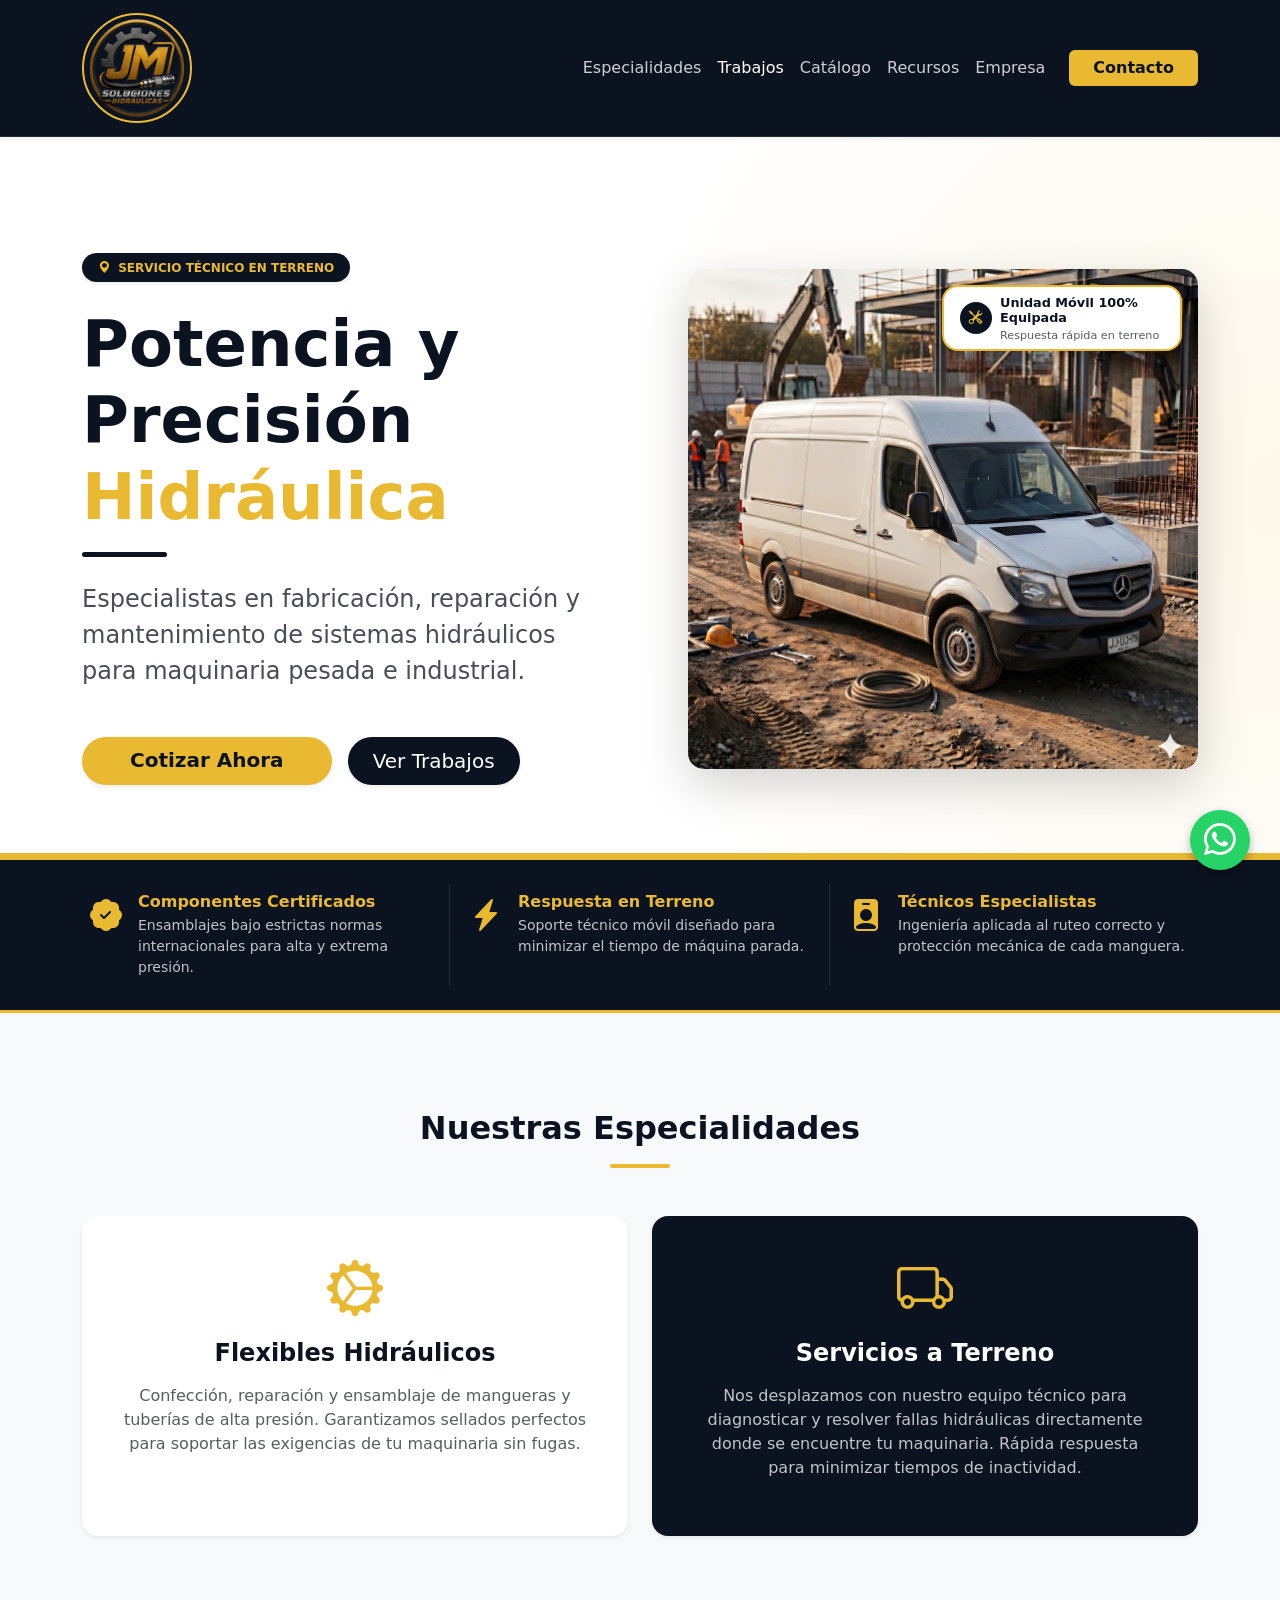
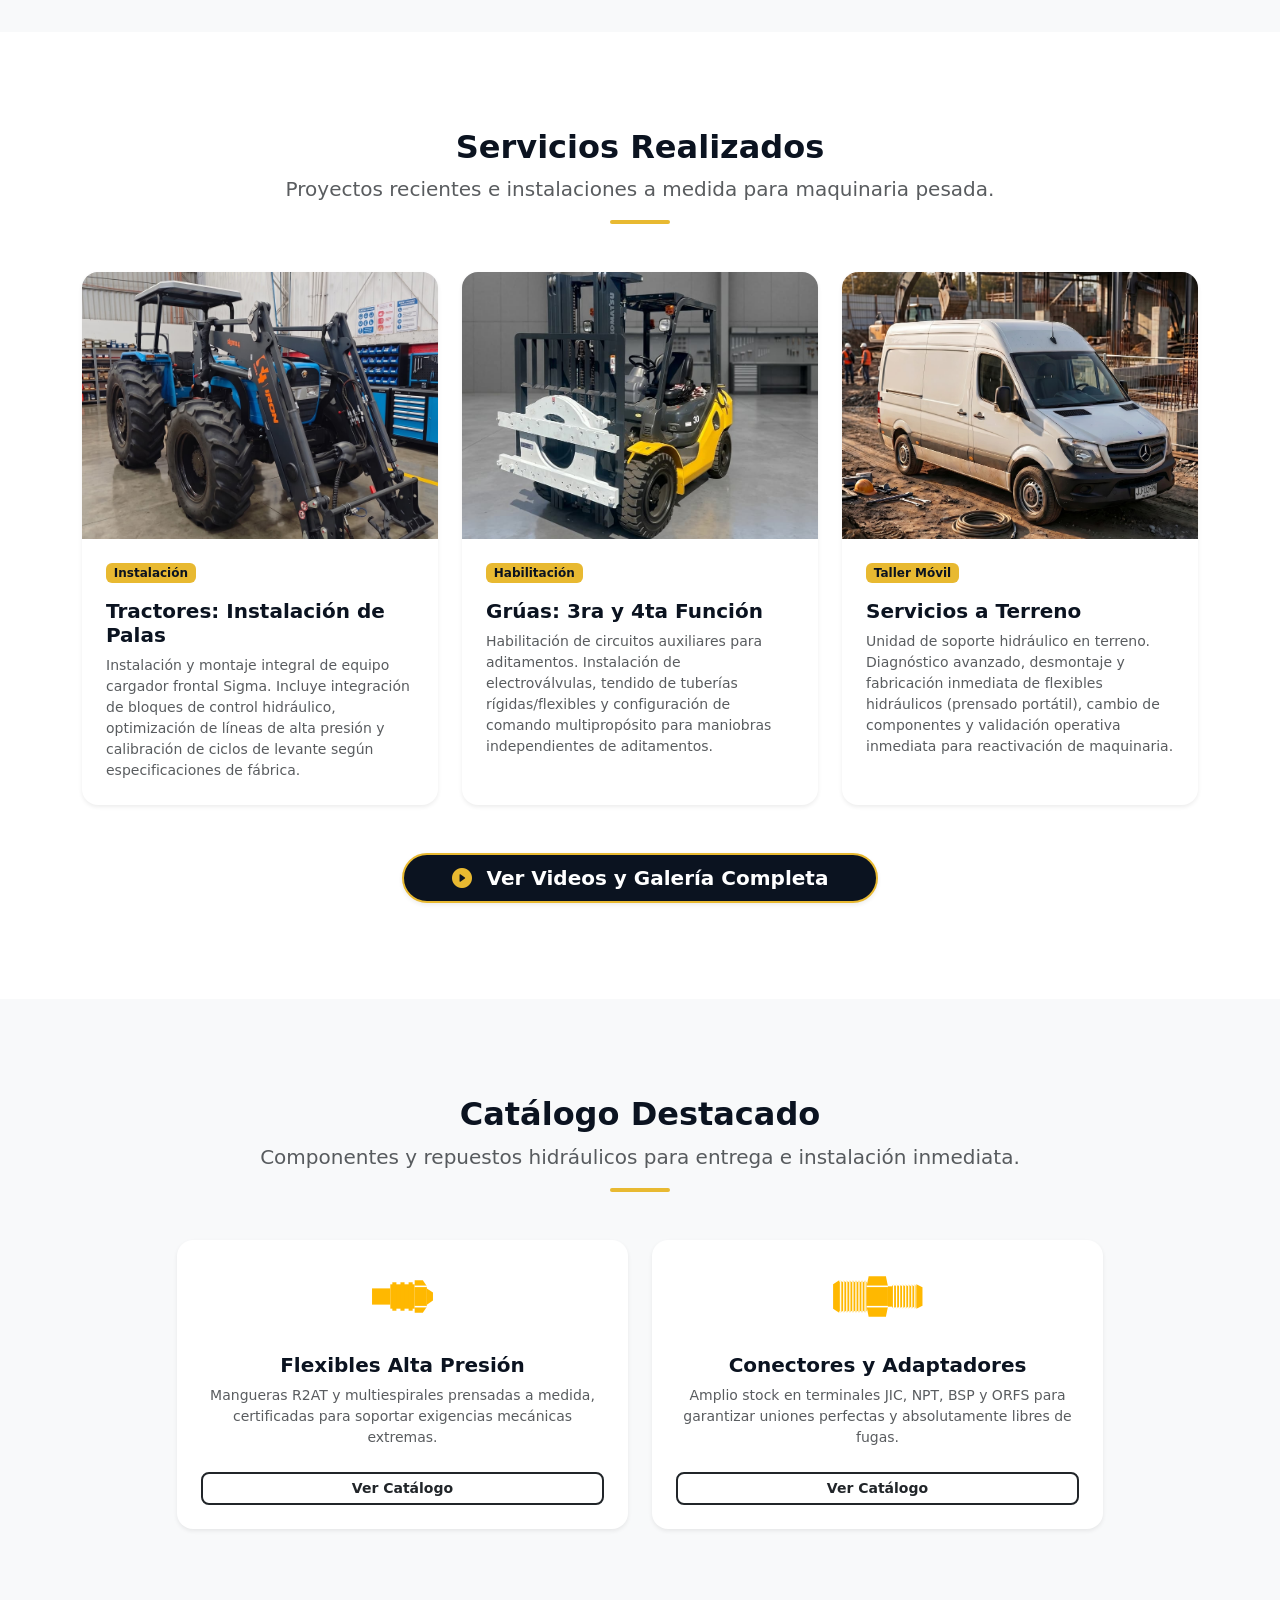
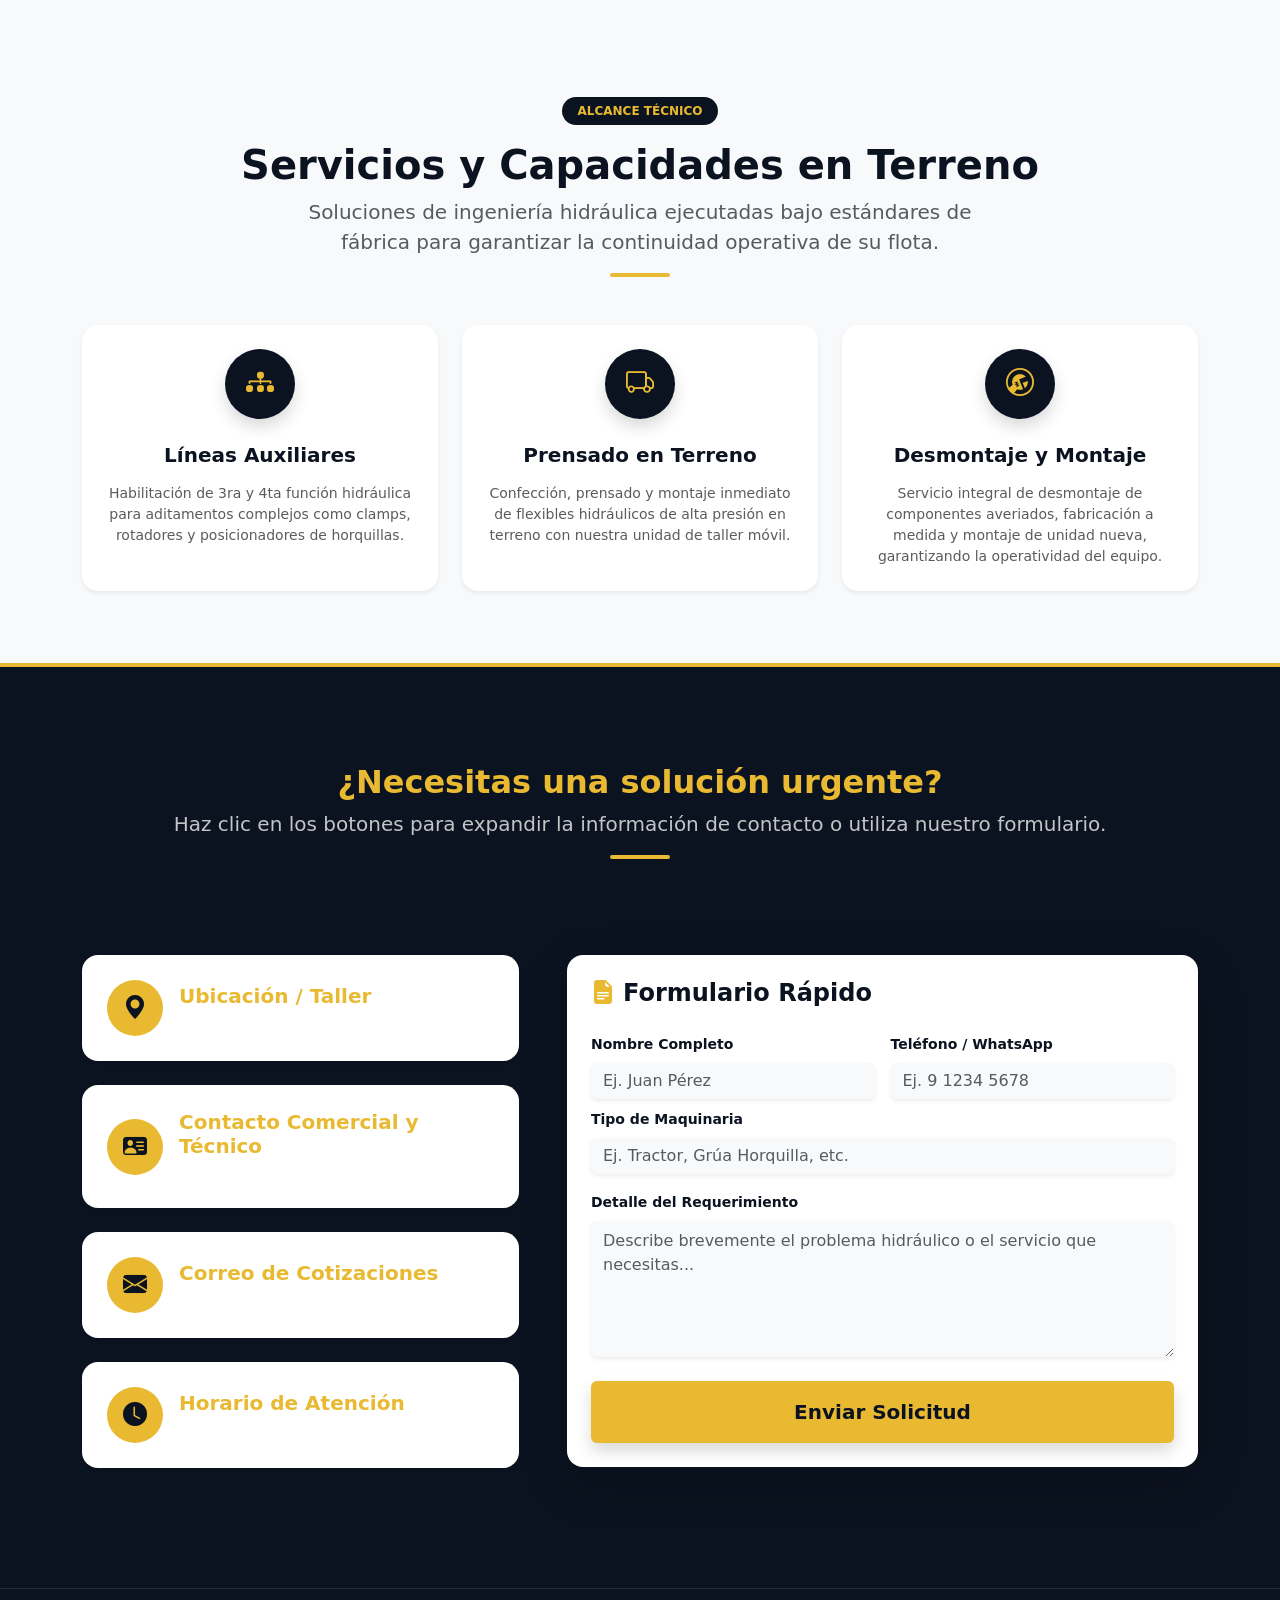
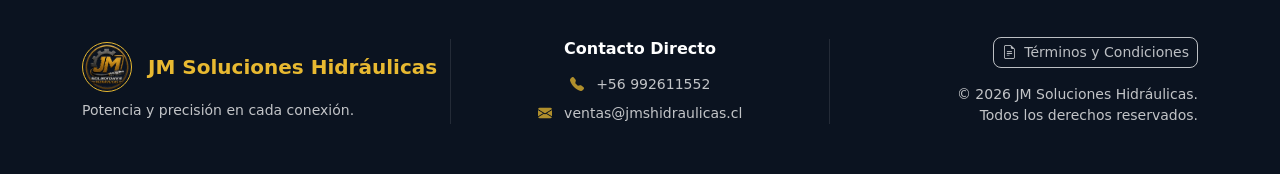
<file: index.html>
<!DOCTYPE html>
<html lang="es">
<head>
    <meta charset="UTF-8">
    <meta name="viewport" content="width=device-width, initial-scale=1.0">
    <title>JM Soluciones Hidráulicas</title>
    
    <meta name="description" content="Expertos en sistemas hidráulicos, maquinaria pesada y adaptaciones en Santiago.">
    
    <link rel="preconnect" href="https://fonts.googleapis.com">
    <link rel="preconnect" href="https://fonts.gstatic.com" crossorigin>
    <link href="https://fonts.googleapis.com/css2?family=Inter:wght@300;400;500;600;700;800&display=swap" rel="stylesheet">
    
    <link href="https://cdn.jsdelivr.net/npm/bootstrap@5.3.3/dist/css/bootstrap.min.css" rel="stylesheet">
    <link rel="stylesheet" href="https://cdn.jsdelivr.net/npm/bootstrap-icons@1.11.3/font/bootstrap-icons.min.css">
    
<link rel="stylesheet" href="css/app.css"></head>
<body class="d-flex flex-column min-vh-100">

<nav class="navbar navbar-expand-lg navbar-dark bg-navy sticky-top shadow-sm" style="border-bottom: 1px solid rgba(255, 255, 255, 0.1);">        <div class="container">
            <a class="navbar-brand d-flex align-items-center" href="#home">
                <img src="Imagenes/logo_nuevo-removebg-preview.png" alt="Logo JM Soluciones Hidráulicas" width="110" height="110" class="d-inline-block align-text-top rounded-circle border border-2 border-gold">
            </a>
            <button class="navbar-toggler border-0" type="button" data-bs-toggle="collapse" data-bs-target="#navbarNav">
                <span class="navbar-toggler-icon"></span>
            </button>
            <div class="collapse navbar-collapse" id="navbarNav">
                <ul class="navbar-nav ms-auto fw-medium align-items-center">
                    <li class="nav-item"><a class="nav-link nav-hover" href="#flexibles">Especialidades</a></li>
                    <li class="nav-item"><a class="nav-link text-white" href="portafolio.html">Trabajos</a></li>
                    <li class="nav-item"><a class="nav-link nav-hover" href="mangueras.html">Catálogo</a></li>
                    <li class="nav-item"><a class="nav-link nav-hover" href="recursos.html">Recursos</a></li>
                    <li class="nav-item"><a class="nav-link nav-hover" href="nosotros.html">Empresa</a></li>
                    <li class="nav-item ms-lg-3"><a class="btn btn-gold fw-bold px-4" href="#contacto">Contacto</a></li>
                </ul>
            </div>
        </div>
    </nav>

<header class="hero-section bg-white d-flex align-items-center" id="home" style="min-height: 80vh; border-bottom: 4px solid var(--jm-gold);">
        <div class="container text-center text-md-start py-5 mt-lg-5">
            <div class="row align-items-center g-5">
                
                <!-- Columna Izquierda: Texto y Botones -->
                <div class="col-lg-6">
                    <span class="badge bg-navy text-gold px-3 py-2 rounded-pill fw-bold text-uppercase tracking-wider small mb-4 shadow-sm">
                        <i class="bi bi-geo-alt-fill me-1"></i> Servicio Técnico en Terreno
                    </span>
                    
                    <h1 class="display-3 fw-bolder mb-3 text-navy">
                        Potencia y Precisión <br><span class="text-gold">Hidráulica</span>
                    </h1>
                    
                    <!-- NUEVO: Línea de acento Navy para darle peso y estructura -->
                    <div class="bg-navy mb-4 mx-auto mx-md-0" style="width: 85px; height: 5px; border-radius: 3px;"></div>
                    
                    <!-- NUEVO: Texto en azul Navy semi-transparente y un poco más grueso -->
                    <p class="lead mb-5 fs-4 text-navy opacity-75 fw-medium">
                        Especialistas en fabricación, reparación y mantenimiento de sistemas hidráulicos para maquinaria pesada e industrial.
                    </p>
                    
                    <div class="d-flex flex-column flex-sm-row gap-3 justify-content-center justify-content-md-start">
                        <a href="#contacto" class="btn btn-gold btn-lg fw-bold px-5 rounded-pill shadow-sm transition-hover text-navy">Cotizar Ahora</a>
                        
                        <!-- NUEVO: Botón secundario en azul Navy sólido para anclar el diseño -->
                        <a href="#realizados" class="btn bg-navy text-white btn-lg px-4 rounded-pill shadow-sm transition-hover">Ver Trabajos</a>
                    </div>
                </div>

                <!-- Columna Derecha: Imagen del Taller Móvil -->
                <div class="col-lg-6 d-none d-lg-block">
                    <div class="position-relative ms-lg-4">
                        
                        <!-- Aquí pones el nombre de tu foto final -->
                        <img src="Imagenes/Taller_sin_logo.jpg" alt="Unidad Móvil JM Soluciones" class="img-fluid rounded-4 shadow-lg" style="max-height: 500px; object-fit: cover; width: 100%;">
                        
                        <!-- Tarjeta flotante ultra compacta (Mantenida arriba a la derecha) -->
                        <div class="position-absolute top-0 end-0 m-3 bg-white p-2 px-3 rounded-4 shadow border border-2 border-gold text-navy" style="z-index: 2; width: auto; max-width: 240px;">
                            <div class="d-flex align-items-center">
                                <div class="bg-navy text-gold rounded-circle me-2 d-flex align-items-center justify-content-center" style="width: 32px; height: 32px; flex-shrink: 0;">
                                    <i class="bi bi-tools" style="font-size: 0.85rem;"></i>
                                </div>
                                <div class="text-start">
                                    <div class="fw-bold" style="font-size: 0.8rem; line-height: 1.2;">Unidad Móvil 100% Equipada</div>
                                    <div class="text-muted fw-medium mt-1" style="font-size: 0.7rem; line-height: 1;">Respuesta rápida en terreno</div>
                                </div>
                            </div>
                        </div>

                    </div>
                </div>
                        <!-- 3. Tarjeta flotante (Mantenida arriba a la derecha) -->
                        <div class="position-absolute top-0 end-0 m-3 bg-white p-2 px-3 rounded-4 shadow border border-2 border-gold text-navy" style="z-index: 2; width: auto; max-width: 240px;">
                            <div class="d-flex align-items-center">
                                <div class="bg-navy text-gold rounded-circle me-2 d-flex align-items-center justify-content-center" style="width: 32px; height: 32px; flex-shrink: 0;">
                                    <i class="bi bi-tools" style="font-size: 0.85rem;"></i>
                                </div>
                                <div class="text-start">
                                    <div class="fw-bold" style="font-size: 0.8rem; line-height: 1.2;">Unidad Móvil 100% Equipada</div>
                                    <div class="text-muted fw-medium mt-1" style="font-size: 0.7rem; line-height: 1;">Respuesta rápida en terreno</div>
                                </div>
                            </div>
                        </div>

                    </div>
                </div>

            </div>
        </div>
    </header>
<section class="py-4 bg-navy text-white shadow-sm" style="border-top: 3px solid var(--jm-gold); border-bottom: 3px solid var(--jm-gold);">
        <div class="container">
            <div class="row g-4 justify-content-center text-center text-md-start">
                
                <div class="col-md-4 border-end border-light border-opacity-10 last-border-none">
                    <div class="d-flex flex-column flex-md-row align-items-center align-items-md-start p-2">
                        <div class="text-gold fs-2 mb-3 mb-md-0 me-md-3">
                            <i class="bi bi-patch-check-fill"></i>
                        </div>
                        <div>
                            <h6 class="fw-bold mb-1 text-gold">Componentes Certificados</h6>
                            <p class="small opacity-75 mb-0">Ensamblajes bajo estrictas normas internacionales para alta y extrema presión.</p>
                        </div>
                    </div>
                </div>

                <div class="col-md-4 border-end border-light border-opacity-10 last-border-none">
                    <div class="d-flex flex-column flex-md-row align-items-center align-items-md-start p-2">
                        <div class="text-gold fs-2 mb-3 mb-md-0 me-md-3">
                            <i class="bi bi-lightning-charge-fill"></i>
                        </div>
                        <div>
                            <h6 class="fw-bold mb-1 text-gold">Respuesta en Terreno</h6>
                            <p class="small opacity-75 mb-0">Soporte técnico móvil diseñado para minimizar el tiempo de máquina parada.</p>
                        </div>
                    </div>
                </div>

                <div class="col-md-4">
                    <div class="d-flex flex-column flex-md-row align-items-center align-items-md-start p-2">
                        <div class="text-gold fs-2 mb-3 mb-md-0 me-md-3">
                            <i class="bi bi-person-badge-fill"></i>
                        </div>
                        <div>
                            <h6 class="fw-bold mb-1 text-gold">Técnicos Especialistas</h6>
                            <p class="small opacity-75 mb-0">Ingeniería aplicada al ruteo correcto y protección mecánica de cada manguera.</p>
                        </div>
                    </div>
                </div>

            </div>
        </div>
    </section>
    <section id="flexibles" class="py-5 bg-light">
        <div class="container py-5">
            <div class="text-center mb-5">
                <h2 class="fw-bold text-navy">Nuestras Especialidades</h2>
                <div class="separator mx-auto bg-gold mt-3 mb-4"></div>
            </div>
            
            <div class="row g-4">
                <div class="col-md-6">
                    <div class="card h-100 border-0 shadow-sm service-card p-4 rounded-4">
                        <div class="card-body text-center">
                            <i class="bi bi-gear-wide-connected text-gold display-4 mb-3 d-block"></i>
                            <h3 class="h4 fw-bold text-navy">Flexibles Hidráulicos</h3>
                            <p class="text-muted mt-3">
                                Confección, reparación y ensamblaje de mangueras y tuberías de alta presión. Garantizamos sellados perfectos para soportar las exigencias de tu maquinaria sin fugas.
                            </p>
                        </div>
                    </div>
                </div>

                <div id="terreno" class="col-md-6">
                    <div class="card h-100 border-0 shadow-sm service-card p-4 rounded-4 bg-navy text-white">
                        <div class="card-body text-center">
                            <i class="bi bi-truck text-gold display-4 mb-3 d-block"></i>
                            <h3 class="h4 fw-bold text-white">Servicios a Terreno</h3>
                            <p class="opacity-75 mt-3">
                                Nos desplazamos con nuestro equipo técnico para diagnosticar y resolver fallas hidráulicas directamente donde se encuentre tu maquinaria. Rápida respuesta para minimizar tiempos de inactividad.
                            </p>
                        </div>
                    </div>
                </div>
            </div>
        </div>
    </section>

    <section id="realizados" class="py-5">
        <div class="container py-5">
            <div class="text-center mb-5">
                <h2 class="fw-bold text-navy">Servicios Realizados</h2>
                <p class="text-muted fs-5 mb-0">Proyectos recientes e instalaciones a medida para maquinaria pesada.</p>
                <div class="separator mx-auto bg-gold mt-3 mb-4"></div>
            </div>

            <div class="row g-4">
                <div class="col-lg-4 col-md-6">
                    <div class="card border-0 shadow-sm h-100 project-card overflow-hidden rounded-4">
                        <div class="ratio ratio-4x3 bg-light">
                            <img src="Imagenes/pala-sigma.jpg" class="card-img-top" alt="Instalación Palas Sigma en Tractor" style="object-fit: cover;">
                        </div>
                        <div class="card-body p-4 d-flex flex-column">
                            <span class="badge bg-gold text-navy mb-3 align-self-start">Instalación</span>
                            <h4 class="fw-bold text-navy h5">Tractores: Instalación de Palas</h4>
                            <p class="text-muted small mb-0">
                                Instalación y montaje integral de equipo cargador frontal Sigma. Incluye integración de bloques de control hidráulico, optimización de líneas de alta presión y calibración de ciclos de levante según especificaciones de fábrica.
                            </p>
                        </div>
                    </div>
                </div>

                <div class="col-lg-4 col-md-6">
                    <div class="card border-0 shadow-sm h-100 project-card overflow-hidden rounded-4">
                        <div class="ratio ratio-4x3 bg-light">
                            <img src="Imagenes/tercera-funcion.jpg" class="card-img-top" alt="Habilitación 3ra y 4ta función en Grúa Horquilla" style="object-fit: cover;">
                        </div>
                        <div class="card-body p-4 d-flex flex-column">
                            <span class="badge bg-gold text-navy mb-3 align-self-start">Habilitación</span>
                            <h4 class="fw-bold text-navy h5">Grúas: 3ra y 4ta Función</h4>
                            <p class="text-muted small mb-0">
                                Habilitación de circuitos auxiliares para aditamentos. Instalación de electroválvulas, tendido de tuberías rígidas/flexibles y configuración de comando multipropósito para maniobras independientes de aditamentos.
                            </p>
                        </div>
                    </div>
                </div>

                <div class="col-lg-4 col-md-6">
                    <div class="card border-0 shadow-sm h-100 project-card overflow-hidden rounded-4">
                        <div class="ratio ratio-4x3 bg-light">
                            <img src="Imagenes/Taller_sin_logo.jpg" class="card-img-top" alt="Taller Móvil JM Soluciones Hidráulicas" style="object-fit: cover;">
                        </div>
                        <div class="card-body p-4 d-flex flex-column">
                            <span class="badge bg-gold text-navy mb-3 align-self-start">Taller Móvil</span>
                            <h4 class="fw-bold text-navy h5">Servicios a Terreno</h4>
                            <p class="text-muted small mb-0">
                                Unidad de soporte hidráulico en terreno. Diagnóstico avanzado, desmontaje y fabricación inmediata de flexibles hidráulicos (prensado portátil), cambio de componentes y validación operativa inmediata para reactivación de maquinaria.
                            </p>
                        </div>
                    </div>
                </div>
            </div>

            <!-- Botón centrado debajo de las tarjetas -->
            <div class="text-center mt-5">
                <a href="portafolio.html" class="btn bg-navy text-white btn-lg px-5 rounded-pill fw-bold shadow-sm transition-hover" style="border: 2px solid var(--jm-gold);">
                    <i class="bi bi-play-circle-fill text-gold me-2"></i> Ver Videos y Galería Completa
                </a>
            </div>

        </div>
    </section>

    <section id="catalogo" class="py-5 bg-light">
        <div class="container py-5">
            <div class="text-center mb-5">
                <h2 class="fw-bold text-navy">Catálogo Destacado</h2>
                <p class="text-muted fs-5 mb-0">Componentes y repuestos hidráulicos para entrega e instalación inmediata.</p>
                <div class="separator mx-auto bg-gold mt-3 mb-4"></div>
            </div>

            <div class="row g-4 justify-content-center">
                
                <div class="col-lg-5 col-md-6">
                    <div class="card h-100 border-0 shadow-sm rounded-4 text-center p-4 d-flex flex-column transition-hover">
                        <div class="mb-4">
                            <svg xmlns="http://www.w3.org/2000/svg" viewBox="0 0 64 64" style="height: 65px; width: auto;" fill="#FFB800">
                                <path d="M2,24 h18 v16 h-18 z" />
                                <path d="M20,20 h24 v24 h-24 z" />
                                <path d="M22,18 h4 v28 h-4 z" />
                                <path d="M30,18 h4 v28 h-4 z" />
                                <path d="M38,18 h4 v28 h-4 z" />
                                <polygon points="44,16 52,16 56,22 56,42 52,48 44,48" />
                                <line x1="56" y1="22" x2="44" y2="22" stroke="#ffffff" stroke-width="1.5" />
                                <line x1="56" y1="42" x2="44" y2="42" stroke="#ffffff" stroke-width="1.5" />
                                <polygon points="56,24 62,28 62,36 56,40" />
                            </svg>
                        </div>
                        <h5 class="fw-bold text-navy">Flexibles Alta Presión</h5>
                        <p class="text-muted small mb-4">Mangueras R2AT y multiespirales prensadas a medida, certificadas para soportar exigencias mecánicas extremas.</p>
                        <a href="mangueras.html" class="btn btn-outline-dark mt-auto btn-sm fw-bold border-2 rounded-3">Ver Catálogo</a>
                    </div>
                </div>

                <div class="col-lg-5 col-md-6">
                    <div class="card h-100 border-0 shadow-sm rounded-4 text-center p-4 d-flex flex-column transition-hover">
                        <div class="mb-4">
                            <svg xmlns="http://www.w3.org/2000/svg" viewBox="0 0 100 64" style="height: 65px; width: auto;" fill="#FFB800">
                                <polygon points="12,16 6,20 6,44 12,48" />
                                <path d="M 12,18 l 1.5,-2 l 1.5,2 l 1.5,-2 l 1.5,2 l 1.5,-2 l 1.5,2 l 1.5,-2 l 1.5,2 l 1.5,-2 l 1.5,2 l 1.5,-2 l 1.5,2 l 1.5,-2 l 1.5,2 l 1.5,-2 l 1.5,2 l 1.5,-2 l 1.5,2 v 28 l -1.5,2 l -1.5,-2 l -1.5,2 l -1.5,-2 l -1.5,2 l -1.5,-2 l -1.5,2 l -1.5,-2 l -1.5,2 l -1.5,-2 l -1.5,2 l -1.5,-2 l -1.5,2 l -1.5,-2 l -1.5,2 l -1.5,-2 l -1.5,2 l -1.5,-2 z" />
                                <path d="M13.5,16 v32 M16.5,16 v32 M19.5,16 v32 M22.5,16 v32 M25.5,16 v32 M28.5,16 v32 M31.5,16 v32 M34.5,16 v32 M37.5,16 v32" stroke="#ffffff" stroke-width="1.2" />
                                <polygon points="41,12 58,12 60,22 39,22" />
                                <polygon points="39,22 60,22 60,42 39,42" />
                                <polygon points="39,42 60,42 58,52 41,52" />
                                <line x1="39" y1="22" x2="60" y2="22" stroke="#ffffff" stroke-width="1.5" />
                                <line x1="39" y1="42" x2="60" y2="42" stroke="#ffffff" stroke-width="1.5" />
                                <rect x="60" y="22" width="4" height="20" />
                                <path d="M 64,22 l 1.5,-2 l 1.5,2 l 1.5,-2 l 1.5,2 l 1.5,-2 l 1.5,2 l 1.5,-2 l 1.5,2 l 1.5,-2 l 1.5,2 l 1.5,-2 l 1.5,2 l 1.5,-2 l 1.5,2 l 1.5,-2 l 1.5,2 v 20 l -1.5,2 l -1.5,-2 l -1.5,2 l -1.5,-2 l -1.5,2 l -1.5,-2 l -1.5,2 l -1.5,-2 l -1.5,2 l -1.5,-2 l -1.5,2 l -1.5,-2 l -1.5,2 l -1.5,-2 l -1.5,2 l -1.5,-2 z" />
                                <path d="M65.5,20 v24 M68.5,20 v24 M71.5,20 v24 M74.5,20 v24 M77.5,20 v24 M80.5,20 v24 M83.5,20 v24 M86.5,20 v24" stroke="#ffffff" stroke-width="1.2" />
                                <polygon points="88,20 94,23 94,41 88,44" />
                            </svg>
                        </div>
                        <h5 class="fw-bold text-navy">Conectores y Adaptadores</h5>
                        <p class="text-muted small mb-4">Amplio stock en terminales JIC, NPT, BSP y ORFS para garantizar uniones perfectas y absolutamente libres de fugas.</p>
                        <a href="mangueras.html" class="btn btn-outline-dark mt-auto btn-sm fw-bold border-2 rounded-3">Ver Catálogo</a>
                    </div>
                </div>

            </div>
        </div>
    </section>
    <!-- SECCIÓN: SERVICIOS Y CAPACIDADES AMPLIADAS -->
    <section id="capacidades" class="py-5 bg-light">
        <div class="container py-4">
            
            <div class="text-center mb-5">
                <span class="badge bg-navy text-gold px-3 py-2 rounded-pill fw-bold text-uppercase tracking-wider small">Alcance Técnico</span>
                <h2 class="fw-bold text-navy mt-3 display-6">Servicios y Capacidades en Terreno</h2>
                <p class="text-muted fs-5 mx-auto card-text" style="max-width: 700px;">Soluciones de ingeniería hidráulica ejecutadas bajo estándares de fábrica para garantizar la continuidad operativa de su flota.</p>
                <div class="separator mx-auto bg-gold mt-3"></div>
            </div>

            <!-- Grilla ajustada a 3 columnas simétricas -->
            <div class="row g-4 justify-content-center">
                
                <!-- Tarjeta 1: Líneas Auxiliares -->
                <div class="col-lg-4 col-md-6">
                    <div class="card border-0 shadow-sm h-100 rounded-4 p-4 text-center transition-hover">
                        <div class="bg-navy text-gold p-3 rounded-circle mx-auto d-flex align-items-center justify-content-center mb-4 shadow" style="width: 70px; height: 70px;">
                            <i class="bi bi-diagram-3-fill fs-3"></i>
                        </div>
                        <h5 class="fw-bold text-navy mb-3">Líneas Auxiliares</h5>
                        <p class="text-muted small mb-0">Habilitación de 3ra y 4ta función hidráulica para aditamentos complejos como clamps, rotadores y posicionadores de horquillas.</p>
                    </div>
                </div>

                <!-- Tarjeta 2: Prensado In Situ -->
                <div class="col-lg-4 col-md-6">
                    <div class="card border-0 shadow-sm h-100 rounded-4 p-4 text-center transition-hover">
                        <div class="bg-navy text-gold p-3 rounded-circle mx-auto d-flex align-items-center justify-content-center mb-4 shadow" style="width: 70px; height: 70px;">
                            <i class="bi bi-truck fs-3"></i>
                        </div>
                        <h5 class="fw-bold text-navy mb-3">Prensado en Terreno</h5>
                        <p class="text-muted small mb-0">Confección, prensado y montaje inmediato de flexibles hidráulicos de alta presión en terreno con nuestra unidad de taller móvil.</p>
                    </div>
                </div>

                <!-- Tarjeta 3: Desmontaje, Fabricación y Montaje -->
                <div class="col-lg-4 col-md-6">
                    <div class="card border-0 shadow-sm h-100 rounded-4 p-4 text-center transition-hover">
                        <div class="bg-navy text-gold p-3 rounded-circle mx-auto d-flex align-items-center justify-content-center mb-4 shadow" style="width: 70px; height: 70px;">
                            <i class="bi bi-wrench-adjustable-circle fs-3"></i>
                        </div>
                        <h5 class="fw-bold text-navy mb-3">Desmontaje y Montaje</h5>
                        <p class="text-muted small mb-0">Servicio integral de desmontaje de componentes averiados, fabricación a medida y montaje de unidad nueva, garantizando la operatividad del equipo.</p>
                    </div>
                </div>

            </div>
        </div>
    </section>

    <section id="contacto" class="py-5 bg-navy text-white" style="border-top: 4px solid var(--jm-gold);">
        <div class="container py-5">
            <div class="text-center mb-5">
                <h2 class="fw-bold text-gold">¿Necesitas una solución urgente?</h2>
                <p class="lead opacity-75">Haz clic en los botones para expandir la información de contacto o utiliza nuestro formulario.</p>
                <div class="separator mx-auto bg-gold mt-3 mb-4"></div>
            </div>

            <div class="row g-5 mt-2 align-items-start">
                
                <div class="col-lg-5">
                    
                    <div class="mb-4">
                        <button class="btn btn-contact w-100 d-flex align-items-center bg-white bg-opacity-5 p-4 rounded-4 border border-white border-opacity-10 shadow-sm" data-bs-toggle="collapse" data-bs-target="#collapseDireccion" aria-expanded="false">
                            <div class="icon-box bg-gold text-navy rounded-circle p-3 me-3 flex-shrink-0">
                                <i class="bi bi-geo-alt-fill fs-4"></i>
                            </div>
                            <div>
                                <h5 class="mb-1 fw-bold text-gold">Ubicación / Taller</h5>
                                <p class="mb-0 opacity-75 small text-white">Haz clic para ver dirección</p>
                            </div>
                        </button>
                        <div class="collapse mt-2" id="collapseDireccion">
                            <div class="card card-body bg-white bg-opacity-10 border-0 rounded-4 p-4 text-white">
                                <p class="mb-0 d-flex align-items-center">
                                    <i class="bi bi-pin-map-fill text-gold me-3 fs-4"></i> 
                                    <span class="fs-5 fw-medium">Américo Vespucio 1838, Quilicura</span>
                                </p>
                            </div>
                        </div>
                    </div>

                    <div class="mb-4">
                        <button class="btn btn-contact w-100 d-flex align-items-center bg-white bg-opacity-5 p-4 rounded-4 border border-white border-opacity-10 shadow-sm" data-bs-toggle="collapse" data-bs-target="#collapsePersonal" aria-expanded="false">
                            <div class="icon-box bg-gold text-navy rounded-circle p-3 me-3 flex-shrink-0">
                                <i class="bi bi-person-vcard-fill fs-4"></i>
                            </div>
                            <div>
                                <h5 class="mb-1 fw-bold text-gold">Contacto Comercial y Técnico</h5>
                                <p class="mb-0 opacity-75 small text-white">Haz clic para ver al equipo</p>
                            </div>
                        </button>
                        <div class="collapse mt-2" id="collapsePersonal">
                            <div class="card card-body bg-white bg-opacity-10 border-0 rounded-4 p-4 text-white">
                                <div class="mb-4">
                                    <h5 class="fw-bold mb-1">José Molina</h5>
                                    <p class="text-gold small mb-2">Gerente General</p>
                                    <p class="mb-0 small"><i class="bi bi-envelope text-gold me-2"></i> josemolina@jmshidraulicas.cl</p>
                                </div>
                                <div class="mb-4">
                                    <h5 class="fw-bold mb-1">Daniel Molina</h5>
                                    <p class="text-gold small mb-2">Gerente Comercial</p>
                                    <p class="mb-0 small"><i class="bi bi-envelope text-gold me-2"></i> danielmolina@jmshidraulicas.cl</p>
                                </div>
                                <div>
                                    <h5 class="fw-bold mb-1">Jesús Rincón</h5>
                                    <p class="text-gold small mb-2">Jefe de Operaciones</p>
                                    <p class="mb-1 small"><i class="bi bi-whatsapp text-gold me-2"></i> +56 940963513</p>
                                    <p class="mb-0 small"><i class="bi bi-envelope text-gold me-2"></i> ventas@jmshidraulicas.cl</p>
                                </div>
                            </div>
                        </div>
                    </div>

                    <div class="mb-4">
                        <button class="btn btn-contact w-100 d-flex align-items-center bg-white bg-opacity-5 p-4 rounded-4 border border-white border-opacity-10 shadow-sm" data-bs-toggle="collapse" data-bs-target="#collapseCorreo" aria-expanded="false">
                            <div class="icon-box bg-gold text-navy rounded-circle p-3 me-3 flex-shrink-0">
                                <i class="bi bi-envelope-fill fs-4"></i>
                            </div>
                            <div>
                                <h5 class="mb-1 fw-bold text-gold">Correo de Cotizaciones</h5>
                                <p class="mb-0 opacity-75 small text-white">Haz clic para ver correo</p>
                            </div>
                        </button>
                        <div class="collapse mt-2" id="collapseCorreo">
                            <div class="card card-body bg-white bg-opacity-10 border-0 rounded-4 p-4 text-white">
                                <p class="mb-0 d-flex align-items-center">
                                    <i class="bi bi-envelope-paper text-gold me-3 fs-4"></i> 
                                    <span class="fs-5 fw-medium">ventas@jmshidraulicas.cl</span>
                                </p>
                            </div>
                        </div>
                    </div>

                    <div class="mb-4">
                        <button class="btn btn-contact w-100 d-flex align-items-center bg-white bg-opacity-5 p-4 rounded-4 border border-white border-opacity-10 shadow-sm" data-bs-toggle="collapse" data-bs-target="#collapseHorario" aria-expanded="false">
                            <div class="icon-box bg-gold text-navy rounded-circle p-3 me-3 flex-shrink-0">
                                <i class="bi bi-clock-fill fs-4"></i>
                            </div>
                            <div>
                                <h5 class="mb-1 fw-bold text-gold">Horario de Atención</h5>
                                <p class="mb-0 opacity-75 small text-white">Haz clic para ver disponibilidad</p>
                            </div>
                        </button>
                        <div class="collapse mt-2" id="collapseHorario">
                            <div class="card card-body bg-white bg-opacity-10 border-0 rounded-4 p-4 text-white">
                                <ul class="list-unstyled mb-0">
                                    <li class="mb-3">
                                        <strong class="text-gold d-block mb-1"><i class="bi bi-calendar3 me-2"></i>Lunes a Jueves:</strong>
                                        <span class="ms-4">08:30 a 17:30 hrs</span>
                                    </li>
                                    <li>
                                        <strong class="text-gold d-block mb-1"><i class="bi bi-calendar-event me-2"></i>Viernes:</strong>
                                        <span class="ms-4">08:30 a 14:00 hrs</span>
                                    </li>
                                </ul>
                            </div>
                        </div>
                    </div>

                </div>

                <div class="col-lg-7">
                    <div class="card bg-white text-dark rounded-4 p-4 border-0 shadow-lg">
                        <h4 class="fw-bold text-navy mb-4"><i class="bi bi-file-earmark-text-fill text-gold me-2"></i>Formulario Rápido</h4>
                        <form id="contactoForm" action="https://formspree.io/f/xlgvagyr" method="POST">
                            <div class="row g-3">
                                <div class="col-md-6 mb-2">
                                    <label class="form-label fw-bold text-navy small">Nombre Completo</label>
                                    <input type="text" name="nombre" class="form-control bg-light border-0 py-2.5 shadow-sm" placeholder="Ej. Juan Pérez" required>
                                </div>
                                <div class="col-md-6 mb-2">
                                    <label class="form-label fw-bold text-navy small">Teléfono / WhatsApp</label>
                                    <input type="tel" name="telefono" class="form-control bg-light border-0 py-2.5 shadow-sm" placeholder="Ej. 9 1234 5678" minlength="8" maxlength="15" title="Ingresa un número de contacto válido" required>
                                </div>
                            </div>
                            <div class="mb-3">
                                <label class="form-label fw-bold text-navy small">Tipo de Maquinaria</label>
                                <input type="text" name="maquinaria" class="form-control bg-light border-0 py-2.5 shadow-sm" placeholder="Ej. Tractor, Grúa Horquilla, etc." required>
                            </div>
                            <div class="mb-4">
                                <label class="form-label fw-bold text-navy small">Detalle del Requerimiento</label>
                                <textarea name="requerimiento" class="form-control bg-light border-0 py-2 shadow-sm" rows="5" placeholder="Describe brevemente el problema hidráulico o el servicio que necesitas..." required></textarea>
                            </div>
                            
                            <button type="submit" class="btn btn-gold w-100 py-3 fw-bold fs-5 shadow mt-auto">Enviar Solicitud</button>
                        </form>
                    </div>
                </div>

            </div>
        </div>
    </section>

    <footer class="bg-navy text-white py-5" style="border-top: 1px solid rgba(255, 255, 255, 0.1); margin-top: auto;">
        <div class="container">
            <div class="row gy-4 align-items-center">
                
                <div class="col-md-4 text-center text-md-start">
                    <div class="d-flex align-items-center justify-content-center justify-content-md-start mb-2">
                        <img src="Imagenes/logo_nuevo-removebg-preview.png" alt="Logo JM Soluciones" width="50" height="50" class="rounded-circle border border-gold me-3">
                        <span class="fw-bold fs-5 text-gold">JM Soluciones Hidráulicas</span>
                    </div>
                    <p class="small opacity-75 mb-0">Potencia y precisión en cada conexión.</p>
                </div>

                <div class="col-md-4 text-center border-start border-end border-light border-opacity-10">
                    <h6 class="fw-bold text-white mb-3">Contacto Directo</h6>
                    <ul class="list-unstyled mb-0 small opacity-75">
                        <li class="mb-2">
                            <i class="bi bi-telephone-fill text-gold me-2"></i> +56 992611552
                        </li>
                        <li>
                            <i class="bi bi-envelope-fill text-gold me-2"></i> ventas@jmshidraulicas.cl
                        </li>
                    </ul>
                </div>

                <div class="col-md-4 text-center text-md-end">
                    <a href="terminos.html" class="btn btn-outline-light btn-sm mb-3 opacity-75" style="border-radius: 8px;">
                        <i class="bi bi-file-earmark-text me-1"></i> Términos y Condiciones
                    </a>
                    <div class="opacity-75 small">
                        &copy; 2026 JM Soluciones Hidráulicas.<br>
                        Todos los derechos reservados.
                    </div>
                </div>

            </div>
        </div>
    </footer>

    <script src="https://cdn.jsdelivr.net/npm/bootstrap@5.3.3/dist/js/bootstrap.bundle.min.js"></script>

    <script src="js/app.js"></script>

</body>
</html>
</file>
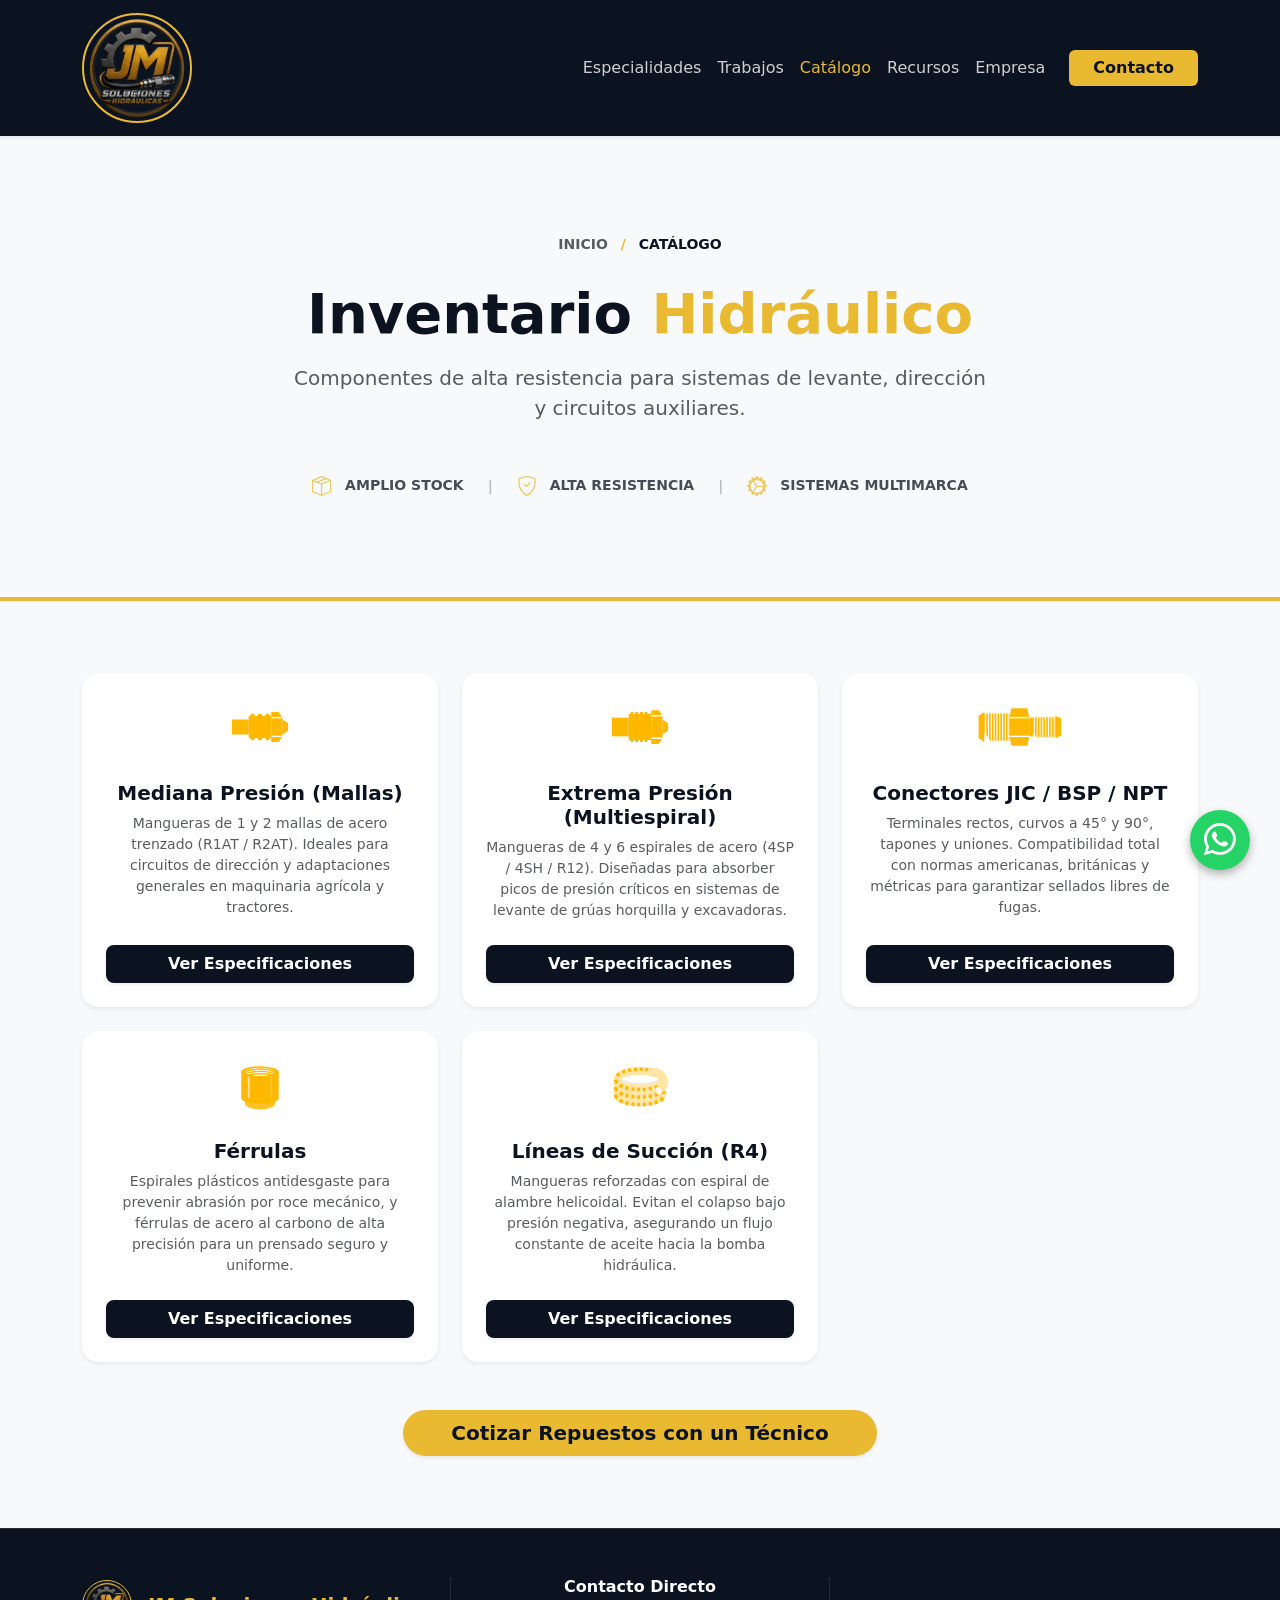
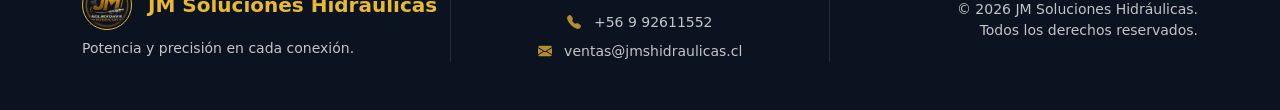
<file: mangueras.html>
<!DOCTYPE html>
<html lang="es">
<head>
    <meta charset="UTF-8">
    <meta name="viewport" content="width=device-width, initial-scale=1.0">
    <title>Catálogo de Mangueras - JM Soluciones Hidráulicas</title>
    
    <meta name="description" content="Catálogo completo de mangueras hidráulicas, terminales y accesorios para maquinaria pesada.">
    
    <link rel="preconnect" href="https://fonts.googleapis.com">
    <link rel="preconnect" href="https://fonts.gstatic.com" crossorigin>
    <link href="https://fonts.googleapis.com/css2?family=Inter:wght@300;400;500;600;700;800&display=swap" rel="stylesheet">
    
    <link href="https://cdn.jsdelivr.net/npm/bootstrap@5.3.3/dist/css/bootstrap.min.css" rel="stylesheet">
    <link rel="stylesheet" href="https://cdn.jsdelivr.net/npm/bootstrap-icons@1.11.3/font/bootstrap-icons.min.css">
    
    <link rel="stylesheet" href="css/app.css">

</head>
<body class="d-flex flex-column min-vh-100 bg-light">

    <nav class="navbar navbar-expand-lg navbar-dark bg-navy sticky-top shadow-sm">
        <div class="container">
            <a class="navbar-brand d-flex align-items-center" href="index.html">
                <img src="Imagenes/logo_nuevo-removebg-preview.png" alt="Logo JM Soluciones Hidráulicas" width="110" height="110" class="d-inline-block align-text-top rounded-circle border border-2 border-gold">
            </a>
            <button class="navbar-toggler border-0" type="button" data-bs-toggle="collapse" data-bs-target="#navbarNav">
                <span class="navbar-toggler-icon"></span>
            </button>
            <div class="collapse navbar-collapse" id="navbarNav">
                <ul class="navbar-nav ms-auto fw-medium align-items-center">
                    <li class="nav-item"><a class="nav-link nav-hover" href="index.html#flexibles">Especialidades</a></li>
                    <li class="nav-item"><a class="nav-link nav-hover" href="portafolio.html">Trabajos</a></li>
                    <li class="nav-item"><a class="nav-link active text-gold" aria-current="page" href="mangueras.html">Catálogo</a></li>
                    <li class="nav-item"><a class="nav-link nav-hover" href="recursos.html">Recursos</a></li>
                    <li class="nav-item"><a class="nav-link nav-hover" href="nosotros.html">Empresa</a></li>
                    <li class="nav-item ms-lg-3"><a class="btn btn-gold fw-bold px-4" href="index.html#contacto">Contacto</a></li>
                </ul>
            </div>
        </div>
    </nav>

    <header class="bg-light py-5" style="border-bottom: 4px solid var(--jm-gold);">
        <div class="container text-center py-5">
            
            <!-- Breadcrumbs (Migas de pan) -->
            <div class="mb-4">
                <span class="small fw-bold text-uppercase tracking-wider">
                    <a href="index.html" class="text-decoration-none text-muted transition-hover">Inicio</a> 
                    <span class="mx-2 text-gold">/</span> 
                    <span class="text-navy">Catálogo</span>
                </span>
            </div>

            <!-- Título Principal en azul corporativo -->
            <h1 class="display-4 fw-bolder mb-3 text-navy">Inventario <span class="text-gold">Hidráulico</span></h1>
            
            <!-- Subtítulo en gris oscuro para lectura fácil -->
            <p class="lead text-muted mb-5 mx-auto" style="max-width: 700px;">
                Componentes de alta resistencia para sistemas de levante, dirección y circuitos auxiliares.
            </p>
            
            <!-- Textos descriptivos estilo corporativo limpio -->
            <div class="d-flex flex-wrap justify-content-center align-items-center gap-3 gap-md-4 text-navy fw-bold small text-uppercase tracking-wider opacity-75">
                <span><i class="bi bi-box-seam text-gold me-2 fs-5 align-middle"></i> Amplio Stock</span>
                <span class="text-muted opacity-50 d-none d-md-inline">|</span>
                <span><i class="bi bi-shield-check text-gold me-2 fs-5 align-middle"></i> Alta Resistencia</span>
                <span class="text-muted opacity-50 d-none d-md-inline">|</span>
                <span><i class="bi bi-gear-wide-connected text-gold me-2 fs-5 align-middle"></i> Sistemas Multimarca</span>
            </div>

        </div>
    </header>

    <section class="py-5">
        <div class="container py-4">
            
            <div class="row row-cols-1 row-cols-md-2 row-cols-lg-3 g-4">
                
                <div class="col">
                    <div class="card h-100 border-0 shadow-sm rounded-4 text-center p-4 d-flex flex-column transition-hover">
                        <div class="mb-4">
                            <svg xmlns="http://www.w3.org/2000/svg" viewBox="0 0 64 64" style="height: 60px; width: auto;" fill="#FFB800">
                                <path d="M2,24 h18 v16 h-18 z" />
                                <path d="M20,20 h24 v24 h-24 z" />
                                <path d="M22,18 h4 v28 h-4 z" />
                                <path d="M30,18 h4 v28 h-4 z" />
                                <path d="M38,18 h4 v28 h-4 z" />
                                <polygon points="44,16 52,16 56,22 56,42 52,48 44,48" />
                                <line x1="56" y1="22" x2="44" y2="22" stroke="#ffffff" stroke-width="1.5" />
                                <line x1="56" y1="42" x2="44" y2="42" stroke="#ffffff" stroke-width="1.5" />
                                <polygon points="56,24 62,28 62,36 56,40" />
                            </svg>
                        </div>
                        <h5 class="fw-bold text-navy">Mediana Presión (Mallas)</h5>
                        <p class="text-muted small mb-4 flex-grow-1">Mangueras de 1 y 2 mallas de acero trenzado (R1AT / R2AT). Ideales para circuitos de dirección y adaptaciones generales en maquinaria agrícola y tractores.</p>
                        <button class="btn bg-navy text-white shadow-sm transition-hover w-100 fw-bold rounded-3" data-bs-toggle="modal" data-bs-target="#modalMedianaPresion">Ver Especificaciones</button>
                    </div>
                </div>

                <div class="col">
                    <div class="card h-100 border-0 shadow-sm rounded-4 text-center p-4 d-flex flex-column transition-hover">
                        <div class="mb-4">
                            <svg xmlns="http://www.w3.org/2000/svg" viewBox="0 0 64 64" style="height: 60px; width: auto;" fill="#FFB800">
                                <path d="M2,22 h18 v20 h-18 z" />
                                <path d="M20,18 h24 v28 h-24 z" />
                                <path d="M22,16 h3 v32 h-3 z M27,16 h3 v32 h-3 z M32,16 h3 v32 h-3 z M37,16 h3 v32 h-3 z" />
                                <polygon points="44,14 52,14 56,20 56,44 52,50 44,50" />
                                <line x1="56" y1="20" x2="44" y2="20" stroke="#ffffff" stroke-width="1.5" />
                                <line x1="56" y1="44" x2="44" y2="44" stroke="#ffffff" stroke-width="1.5" />
                                <polygon points="56,24 62,28 62,36 56,40" />
                            </svg>
                        </div>
                        <h5 class="fw-bold text-navy">Extrema Presión (Multiespiral)</h5>
                        <p class="text-muted small mb-4 flex-grow-1">Mangueras de 4 y 6 espirales de acero (4SP / 4SH / R12). Diseñadas para absorber picos de presión críticos en sistemas de levante de grúas horquilla y excavadoras.</p>
                        <button class="btn bg-navy text-white shadow-sm transition-hover w-100 fw-bold rounded-3" data-bs-toggle="modal" data-bs-target="#modalExtremaPresion">Ver Especificaciones</button>
                    </div>
                </div>

                <div class="col">
                    <div class="card h-100 border-0 shadow-sm rounded-4 text-center p-4 d-flex flex-column transition-hover">
                        <div class="mb-4">
                            <svg xmlns="http://www.w3.org/2000/svg" viewBox="0 0 100 64" style="height: 60px; width: auto;" fill="#FFB800">
                                <polygon points="12,16 6,20 6,44 12,48" />
                                <path d="M 12,18 l 1.5,-2 l 1.5,2 l 1.5,-2 l 1.5,2 l 1.5,-2 l 1.5,2 l 1.5,-2 l 1.5,2 l 1.5,-2 l 1.5,2 l 1.5,-2 l 1.5,2 l 1.5,-2 l 1.5,2 l 1.5,-2 l 1.5,2 l 1.5,-2 l 1.5,2 v 28 l -1.5,2 l -1.5,-2 l -1.5,2 l -1.5,-2 l -1.5,2 l -1.5,-2 l -1.5,2 l -1.5,-2 l -1.5,2 l -1.5,-2 l -1.5,2 l -1.5,-2 l -1.5,2 l -1.5,-2 l -1.5,-2 l -1.5,-2 l -1.5,-2 l -1.5,-2 z" />
                                <path d="M13.5,16 v32 M16.5,16 v32 M19.5,16 v32 M22.5,16 v32 M25.5,16 v32 M28.5,16 v32 M31.5,16 v32 M34.5,16 v32 M37.5,16 v32" stroke="#ffffff" stroke-width="1.2" />
                                <polygon points="41,12 58,12 60,22 39,22" />
                                <polygon points="39,22 60,22 60,42 39,42" />
                                <polygon points="39,42 60,42 58,52 41,52" />
                                <line x1="39" y1="22" x2="60" y2="22" stroke="#ffffff" stroke-width="1.5" />
                                <line x1="39" y1="42" x2="60" y2="42" stroke="#ffffff" stroke-width="1.5" />
                                <rect x="60" y="22" width="4" height="20" />
                                <path d="M 64,22 l 1.5,-2 l 1.5,2 l 1.5,-2 l 1.5,2 l 1.5,-2 l 1.5,2 l 1.5,-2 l 1.5,2 l 1.5,-2 l 1.5,2 l 1.5,-2 l 1.5,2 l 1.5,-2 l 1.5,2 l 1.5,-2 l 1.5,2 v 20 l -1.5,2 l -1.5,-2 l -1.5,2 l -1.5,-2 l -1.5,2 l -1.5,-2 l -1.5,2 l -1.5,-2 l -1.5,2 l -1.5,-2 l -1.5,2 l -1.5,-2 l -1.5,2 l -1.5,-2 l -1.5,-2 l -1.5,-2 z" />
                                <path d="M65.5,20 v24 M68.5,20 v24 M71.5,20 v24 M74.5,20 v24 M77.5,20 v24 M80.5,20 v24 M83.5,20 v24 M86.5,20 v24" stroke="#ffffff" stroke-width="1.2" />
                                <polygon points="88,20 94,23 94,41 88,44" />
                            </svg>
                        </div>
                        <h5 class="fw-bold text-navy">Conectores JIC / BSP / NPT</h5>
                        <p class="text-muted small mb-4 flex-grow-1">Terminales rectos, curvos a 45° y 90°, tapones y uniones. Compatibilidad total con normas americanas, británicas y métricas para garantizar sellados libres de fugas.</p>
                        <button class="btn bg-navy text-white shadow-sm transition-hover w-100 fw-bold rounded-3" onclick="alert('Próximamente: Ficha técnica detallada')">Ver Especificaciones</button>
                    </div>
                </div>

                <div class="col">
                    <div class="card h-100 border-0 shadow-sm rounded-4 text-center p-4 d-flex flex-column transition-hover">
                        <div class="mb-4">
                            <svg xmlns="http://www.w3.org/2000/svg" viewBox="0 0 64 64" style="height: 60px; width: auto;" fill="#FFB800">
                                <path d="M16,46 v6 c0,3.3 7.2,6 16,6 c8.8,0 16,-2.7 16,-6 v-6 Z" opacity="0.85"/>
                                <path d="M12,18 v28 c0,3.3 9,6 20,6 c11,0 20,-2.7 20,-6 v-28 Z" />
                                <ellipse cx="32" cy="18" rx="20" ry="6" fill="#FFB800" />
                                <ellipse cx="32" cy="18" rx="16" ry="4.5" fill="#ffffff" />
                                <ellipse cx="32" cy="19.5" rx="16" ry="4.5" fill="none" stroke="#FFB800" stroke-width="1.5" />
                                <ellipse cx="32" cy="22" rx="16" ry="4.5" fill="none" stroke="#FFB800" stroke-width="1.5" />
                                <ellipse cx="32" cy="24.5" rx="16" ry="4.5" fill="none" stroke="#FFB800" stroke-width="1.5" />
                                <line x1="20" y1="23" x2="20" y2="46" stroke="#ffffff" stroke-width="2" opacity="0.6" />
                                <line x1="44" y1="23" x2="44" y2="46" stroke="#ffffff" stroke-width="1" opacity="0.4" />
                            </svg>
                        </div>
                        <h5 class="fw-bold text-navy">Férrulas</h5>
                        <p class="text-muted small mb-4 flex-grow-1">Espirales plásticos antidesgaste para prevenir abrasión por roce mecánico, y férrulas de acero al carbono de alta precisión para un prensado seguro y uniforme.</p>
                        <button class="btn bg-navy text-white shadow-sm transition-hover w-100 fw-bold rounded-3" onclick="alert('Próximamente: Ficha técnica detallada')">Ver Especificaciones</button>
                    </div>
                </div>

                <div class="col">
                    <div class="card h-100 border-0 shadow-sm rounded-4 text-center p-4 d-flex flex-column transition-hover">
                        <div class="mb-4">
                            <svg xmlns="http://www.w3.org/2000/svg" viewBox="0 0 64 64" style="height: 60px; width: auto;">
                                <g fill="#ffffff">
                                    <ellipse cx="32" cy="42" rx="24" ry="9" stroke="#FFB800" stroke-width="8" />
                                    <ellipse cx="32" cy="42" rx="24" ry="9" stroke="#ffffff" stroke-width="8" stroke-dasharray="3 3" opacity="0.65" />
                                    <ellipse cx="32" cy="34" rx="24" ry="9" stroke="#FFB800" stroke-width="8" />
                                    <ellipse cx="32" cy="34" rx="24" ry="9" stroke="#ffffff" stroke-width="8" stroke-dasharray="3 3" opacity="0.65" />
                                    <ellipse cx="32" cy="26" rx="24" ry="9" stroke="#FFB800" stroke-width="8" />
                                    <ellipse cx="32" cy="26" rx="24" ry="9" stroke="#ffffff" stroke-width="8" stroke-dasharray="3 3" opacity="0.65" />
                                </g>
                                <ellipse cx="32" cy="26" rx="19" ry="4.5" fill="#ffffff" />
                                <path d="M 13,26 A 19,4.5 0 0,0 51,26" fill="none" stroke="#e9ecef" stroke-width="2"/>
                                <path d="M 44,18 C 58,16 62,32 52,38" fill="none" stroke="#FFB800" stroke-width="8" stroke-linecap="round"/>
                                <path d="M 44,18 C 58,16 62,32 52,38" fill="none" stroke="#ffffff" stroke-width="8" stroke-dasharray="3 3" opacity="0.65" stroke-linecap="round"/>
                                <ellipse cx="52" cy="38" rx="2.5" ry="4" fill="#ffffff" transform="rotate(-20 52 38)"/>
                            </svg>
                        </div>
                        <h5 class="fw-bold text-navy">Líneas de Succión (R4)</h5>
                        <p class="text-muted small mb-4 flex-grow-1">Mangueras reforzadas con espiral de alambre helicoidal. Evitan el colapso bajo presión negativa, asegurando un flujo constante de aceite hacia la bomba hidráulica.</p>
                        <button class="btn bg-navy text-white shadow-sm transition-hover w-100 fw-bold rounded-3" data-bs-toggle="modal" data-bs-target="#modalSuccion">Ver Especificaciones</button>
                    </div>
                </div>

            </div>
            
            <div class="text-center mt-5">
                <a href="index.html#contacto" class="btn btn-gold btn-lg fw-bold px-5 rounded-pill shadow-sm">Cotizar Repuestos con un Técnico</a>
            </div>

        </div>
    </section>

    <div class="modal fade" id="modalMedianaPresion" tabindex="-1" aria-labelledby="modalMedianaPresionLabel" aria-hidden="true">
        <div class="modal-dialog modal-lg modal-dialog-centered modal-dialog-scrollable">
            <div class="modal-content border-0 rounded-4 shadow-lg">
                <div class="modal-header bg-navy text-white border-0 rounded-top-4">
                    <h5 class="modal-title fw-bold d-flex align-items-center" id="modalMedianaPresionLabel">
                        <i class="bi bi-gear-wide-connected text-gold me-2"></i> Mangueras Mediana Presión (LC)
                    </h5>
                    <button type="button" class="btn-close btn-close-white" data-bs-dismiss="modal" aria-label="Close"></button>
                </div>
                <div class="modal-body p-0">
                    <div class="table-responsive">
                        <table class="table table-hover mb-0 text-center align-middle">
                            <thead class="table-light text-navy">
                                <tr>
                                    <th scope="col" class="py-3">SKU</th>
                                    <th scope="col" class="py-3 text-start">Descripción del Material</th>
                                    <th scope="col" class="py-3">Diámetro</th>
                                    <th scope="col" class="py-3">Disponibilidad</th>
                                </tr>
                            </thead>
                            <tbody>
                                <tr class="table-secondary">
                                    <td colspan="4" class="text-start fw-bold text-navy py-2 ps-4"><i class="bi bi-arrow-return-right me-2"></i>Mangueras R1AT (1 Malla de Acero)</td>
                                </tr>
                                <tr>
                                    <td class="text-muted small">J03-0010-0001</td>
                                    <td class="text-start fw-medium">Mang. Hid. R1-4</td>
                                    <td><span class="badge bg-light text-dark border">1/4"</span></td>
                                    <td><span class="badge bg-success bg-opacity-10 text-success border border-success-subtle rounded-pill"><i class="bi bi-check-circle-fill me-1"></i> Stock</span></td>
                                </tr>
                                <tr>
                                    <td class="text-muted small">J03-0010-0002</td>
                                    <td class="text-start fw-medium">Mang. Hid. R1-5</td>
                                    <td><span class="badge bg-light text-dark border">5/16"</span></td>
                                    <td><span class="badge bg-success bg-opacity-10 text-success border border-success-subtle rounded-pill"><i class="bi bi-check-circle-fill me-1"></i> Stock</span></td>
                                </tr>
                                <tr>
                                    <td class="text-muted small">J03-0010-0003</td>
                                    <td class="text-start fw-medium">Mang. Hid. R1-6</td>
                                    <td><span class="badge bg-light text-dark border">3/8"</span></td>
                                    <td><span class="badge bg-success bg-opacity-10 text-success border border-success-subtle rounded-pill"><i class="bi bi-check-circle-fill me-1"></i> Stock</span></td>
                                </tr>
                                <tr>
                                    <td class="text-muted small">J03-0010-0004</td>
                                    <td class="text-start fw-medium">Mang. Hid. R1-8</td>
                                    <td><span class="badge bg-light text-dark border">1/2"</span></td>
                                    <td><span class="badge bg-warning bg-opacity-10 text-warning border border-warning-subtle rounded-pill"><i class="bi bi-clock-fill me-1"></i> A Pedido</span></td>
                                </tr>
                                
                                <tr class="table-secondary">
                                    <td colspan="4" class="text-start fw-bold text-navy py-2 ps-4"><i class="bi bi-arrow-return-right me-2"></i>Mangueras R2AT (2 Mallas de Acero)</td>
                                </tr>
                                <tr>
                                    <td class="text-muted small">J03-0020-0001</td>
                                    <td class="text-start fw-medium">Mang. Hid. R2-4</td>
                                    <td><span class="badge bg-light text-dark border">1/4"</span></td>
                                    <td><span class="badge bg-success bg-opacity-10 text-success border border-success-subtle rounded-pill"><i class="bi bi-check-circle-fill me-1"></i> Stock</span></td>
                                </tr>
                                <tr>
                                    <td class="text-muted small">J03-0020-0003</td>
                                    <td class="text-start fw-medium">Mang. Hid. R2-6</td>
                                    <td><span class="badge bg-light text-dark border">3/8"</span></td>
                                    <td><span class="badge bg-success bg-opacity-10 text-success border border-success-subtle rounded-pill"><i class="bi bi-check-circle-fill me-1"></i> Stock</span></td>
                                </tr>
                                <tr>
                                    <td class="text-muted small">J03-0020-0004</td>
                                    <td class="text-start fw-medium">Mang. Hid. R2-8</td>
                                    <td><span class="badge bg-light text-dark border">1/2"</span></td>
                                    <td><span class="badge bg-success bg-opacity-10 text-success border border-success-subtle rounded-pill"><i class="bi bi-check-circle-fill me-1"></i> Stock</span></td>
                                </tr>
                                <tr>
                                    <td class="text-muted small">J03-0020-0006</td>
                                    <td class="text-start fw-medium">Mang. Hid. R2-12</td>
                                    <td><span class="badge bg-light text-dark border">3/4"</span></td>
                                    <td><span class="badge bg-success bg-opacity-10 text-success border border-success-subtle rounded-pill"><i class="bi bi-check-circle-fill me-1"></i> Stock</span></td>
                                </tr>
                            </tbody>
                        </table>
                    </div>
                </div>
                <div class="modal-footer bg-light border-0 rounded-bottom-4">
                    <p class="small text-muted me-auto mb-0">* Cotiza largos específicos y armados completos.</p>
                    <a href="index.html#contacto" class="btn btn-gold fw-bold px-4 rounded-3 text-navy">Solicitar Cotización</a>
                </div>
            </div>
        </div>
    </div>

    <div class="modal fade" id="modalExtremaPresion" tabindex="-1" aria-labelledby="modalExtremaPresionLabel" aria-hidden="true">
        <div class="modal-dialog modal-lg modal-dialog-centered modal-dialog-scrollable">
            <div class="modal-content border-0 rounded-4 shadow-lg">
                <div class="modal-header bg-navy text-white border-0 rounded-top-4">
                    <h5 class="modal-title fw-bold d-flex align-items-center" id="modalExtremaPresionLabel">
                        <i class="bi bi-layers-half text-gold me-2"></i> Mangueras Extrema Presión (Multiespiral)
                    </h5>
                    <button type="button" class="btn-close btn-close-white" data-bs-dismiss="modal" aria-label="Close"></button>
                </div>
                <div class="modal-body p-0">
                    <div class="table-responsive">
                        <table class="table table-hover mb-0 text-center align-middle">
                            <thead class="table-light text-navy">
                                <tr>
                                    <th scope="col" class="py-3">SKU</th>
                                    <th scope="col" class="py-3 text-start">Descripción del Material</th>
                                    <th scope="col" class="py-3">Diámetro</th>
                                    <th scope="col" class="py-3">Disponibilidad</th>
                                </tr>
                            </thead>
                            <tbody>
                                <tr class="table-secondary">
                                    <td colspan="4" class="text-start fw-bold text-navy py-2 ps-4"><i class="bi bi-arrow-return-right me-2"></i>Mangueras 4SP / 4SH (LC)</td>
                                </tr>
                                <tr>
                                    <td class="text-muted small">J03-0040-0004</td>
                                    <td class="text-start fw-medium">Mang. Hid. 4SP-8</td>
                                    <td><span class="badge bg-light text-dark border">1/2"</span></td>
                                    <td><span class="badge bg-success bg-opacity-10 text-success border border-success-subtle rounded-pill"><i class="bi bi-check-circle-fill me-1"></i> Stock</span></td>
                                </tr>
                                <tr>
                                    <td class="text-muted small">J03-0050-0006</td>
                                    <td class="text-start fw-medium">Mang. Hid. 4SH-12</td>
                                    <td><span class="badge bg-light text-dark border">3/4"</span></td>
                                    <td><span class="badge bg-success bg-opacity-10 text-success border border-success-subtle rounded-pill"><i class="bi bi-check-circle-fill me-1"></i> Stock</span></td>
                                </tr>
                                <tr>
                                    <td class="text-muted small">J03-0050-0008</td>
                                    <td class="text-start fw-medium">Mang. Hid. 4SH-16</td>
                                    <td><span class="badge bg-light text-dark border">1"</span></td>
                                    <td><span class="badge bg-success bg-opacity-10 text-success border border-success-subtle rounded-pill"><i class="bi bi-check-circle-fill me-1"></i> Stock</span></td>
                                </tr>

                                <tr class="table-secondary">
                                    <td colspan="4" class="text-start fw-bold text-navy py-2 ps-4"><i class="bi bi-arrow-return-right me-2"></i>Línea Prime Parker (R12 / R15)</td>
                                </tr>
                                <tr>
                                    <td class="text-muted small">J02-0040-0001</td>
                                    <td class="text-start fw-medium">Mang. Hid. Parker 797TC-4 R15</td>
                                    <td><span class="badge bg-light text-dark border">1/4"</span></td>
                                    <td><span class="badge bg-warning bg-opacity-10 text-warning border border-warning-subtle rounded-pill"><i class="bi bi-clock-fill me-1"></i> A Pedido</span></td>
                                </tr>
                                <tr>
                                    <td class="text-muted small">J02-0040-0002</td>
                                    <td class="text-start fw-medium">Mang. Hid. Parker 797TC-6 R15</td>
                                    <td><span class="badge bg-light text-dark border">3/8"</span></td>
                                    <td><span class="badge bg-warning bg-opacity-10 text-warning border border-warning-subtle rounded-pill"><i class="bi bi-clock-fill me-1"></i> A Pedido</span></td>
                                </tr>
                                <tr>
                                    <td class="text-muted small">J02-0040-0003</td>
                                    <td class="text-start fw-medium">Mang. Hid. Parker 797TC-8 R15</td>
                                    <td><span class="badge bg-light text-dark border">1/2"</span></td>
                                    <td><span class="badge bg-warning bg-opacity-10 text-warning border border-warning-subtle rounded-pill"><i class="bi bi-clock-fill me-1"></i> A Pedido</span></td>
                                </tr>
                                <tr>
                                    <td class="text-muted small">J02-0040-0004</td>
                                    <td class="text-start fw-medium">Mang. Hid. Parker 797TC-10 R15</td>
                                    <td><span class="badge bg-light text-dark border">5/8"</span></td>
                                    <td><span class="badge bg-warning bg-opacity-10 text-warning border border-warning-subtle rounded-pill"><i class="bi bi-clock-fill me-1"></i> A Pedido</span></td>
                                </tr>
                                <tr>
                                    <td class="text-muted small">J02-0030-0008</td>
                                    <td class="text-start fw-medium">Mang. Hid. Parker 721MSHA-32 R12</td>
                                    <td><span class="badge bg-light text-dark border">2"</span></td>
                                    <td><span class="badge bg-warning bg-opacity-10 text-warning border border-warning-subtle rounded-pill"><i class="bi bi-clock-fill me-1"></i> A Pedido</span></td>
                                </tr>
                            </tbody>
                        </table>
                    </div>
                </div>
                <div class="modal-footer bg-light border-0 rounded-bottom-4">
                    <p class="small text-muted me-auto mb-0">* Cotiza largos específicos y armados completos.</p>
                    <a href="index.html#contacto" class="btn btn-gold fw-bold px-4 rounded-3 text-navy">Solicitar Cotización</a>
                </div>
            </div>
        </div>
    </div>

    <div class="modal fade" id="modalSuccion" tabindex="-1" aria-labelledby="modalSuccionLabel" aria-hidden="true">
        <div class="modal-dialog modal-lg modal-dialog-centered modal-dialog-scrollable">
            <div class="modal-content border-0 rounded-4 shadow-lg">
                <div class="modal-header bg-navy text-white border-0 rounded-top-4">
                    <h5 class="modal-title fw-bold d-flex align-items-center" id="modalSuccionLabel">
                        <i class="bi bi-arrow-repeat text-gold me-2"></i> Mangueras de Succión y Retorno (R4)
                    </h5>
                    <button type="button" class="btn-close btn-close-white" data-bs-dismiss="modal" aria-label="Close"></button>
                </div>
                <div class="modal-body p-0">
                    <div class="text-center py-5">
                        <p class="text-muted">Estamos actualizando el inventario de Líneas de Succión.<br> Por favor, consulta disponibilidad directamente con el equipo técnico.</p>
                        <a href="index.html#contacto" class="btn btn-gold text-navy fw-bold px-4 rounded-3 mt-3 shadow-sm">Contactar Técnico</a>
                    </div>
                </div>
            </div>
        </div>
    </div>

    <footer class="bg-navy text-white py-5" style="border-top: 1px solid rgba(255, 255, 255, 0.1); margin-top: auto;">
        <div class="container">
            <div class="row gy-4 align-items-center">
                <div class="col-md-4 text-center text-md-start">
                    <div class="d-flex align-items-center justify-content-center justify-content-md-start mb-2">
                        <img src="Imagenes/logo_nuevo-removebg-preview.png" alt="Logo JM Soluciones" width="50" height="50" class="rounded-circle border border-gold me-3">
                        <span class="fw-bold fs-5 text-gold">JM Soluciones Hidráulicas</span>
                    </div>
                    <p class="small opacity-75 mb-0">Potencia y precisión en cada conexión.</p>
                </div>
                <div class="col-md-4 text-center border-start border-end border-light border-opacity-10">
                    <h6 class="fw-bold text-white mb-3">Contacto Directo</h6>
                    <ul class="list-unstyled mb-0 small opacity-75">
                        <li class="mb-2"><i class="bi bi-telephone-fill text-gold me-2"></i> +56 9 92611552</li>
                        <li><i class="bi bi-envelope-fill text-gold me-2"></i> ventas@jmshidraulicas.cl</li>
                    </ul>
                </div>
                <div class="col-md-4 text-center text-md-end">
                    <div class="opacity-75 small">
                        &copy; 2026 JM Soluciones Hidráulicas.<br>
                        Todos los derechos reservados.
                    </div>
                </div>
            </div>
        </div>
    </footer>

    <script src="https://cdn.jsdelivr.net/npm/bootstrap@5.3.3/dist/js/bootstrap.bundle.min.js"></script>
    <script src="js/app.js"></script>

</body>
</html>
</file>
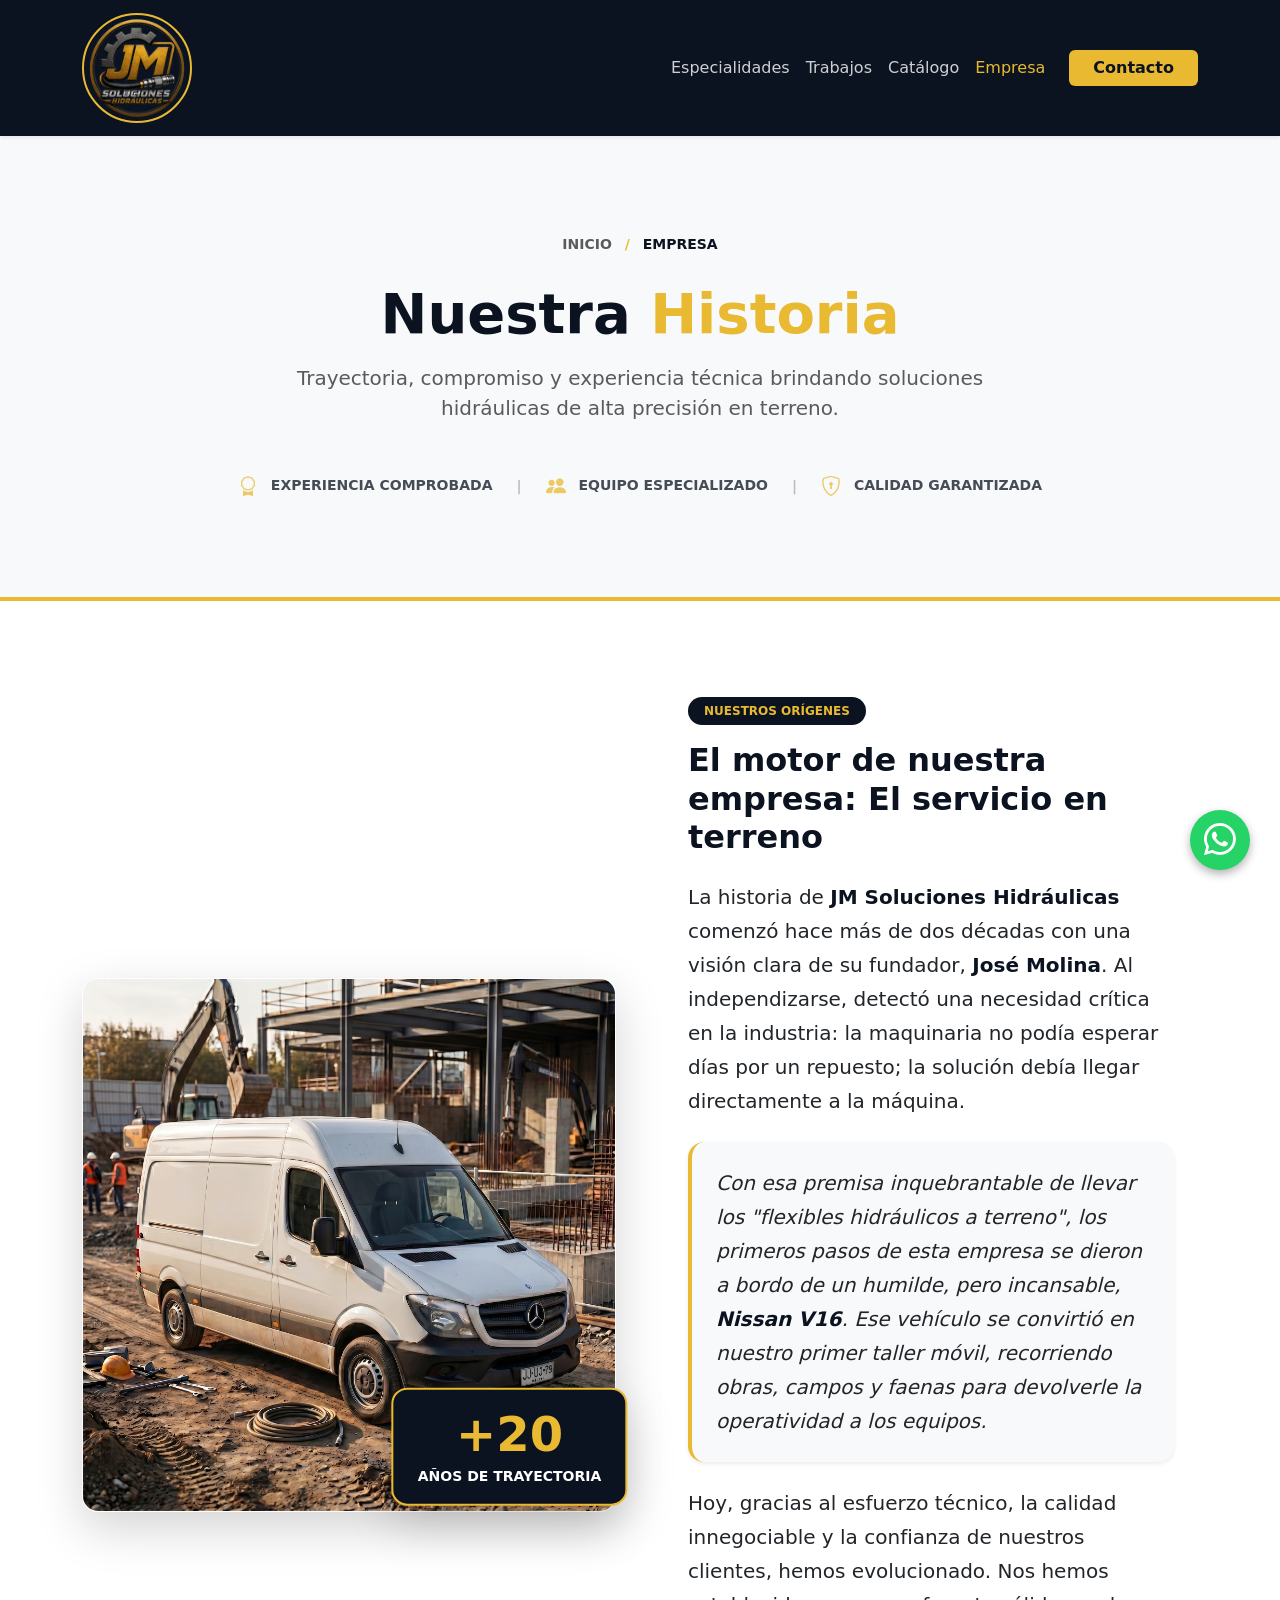
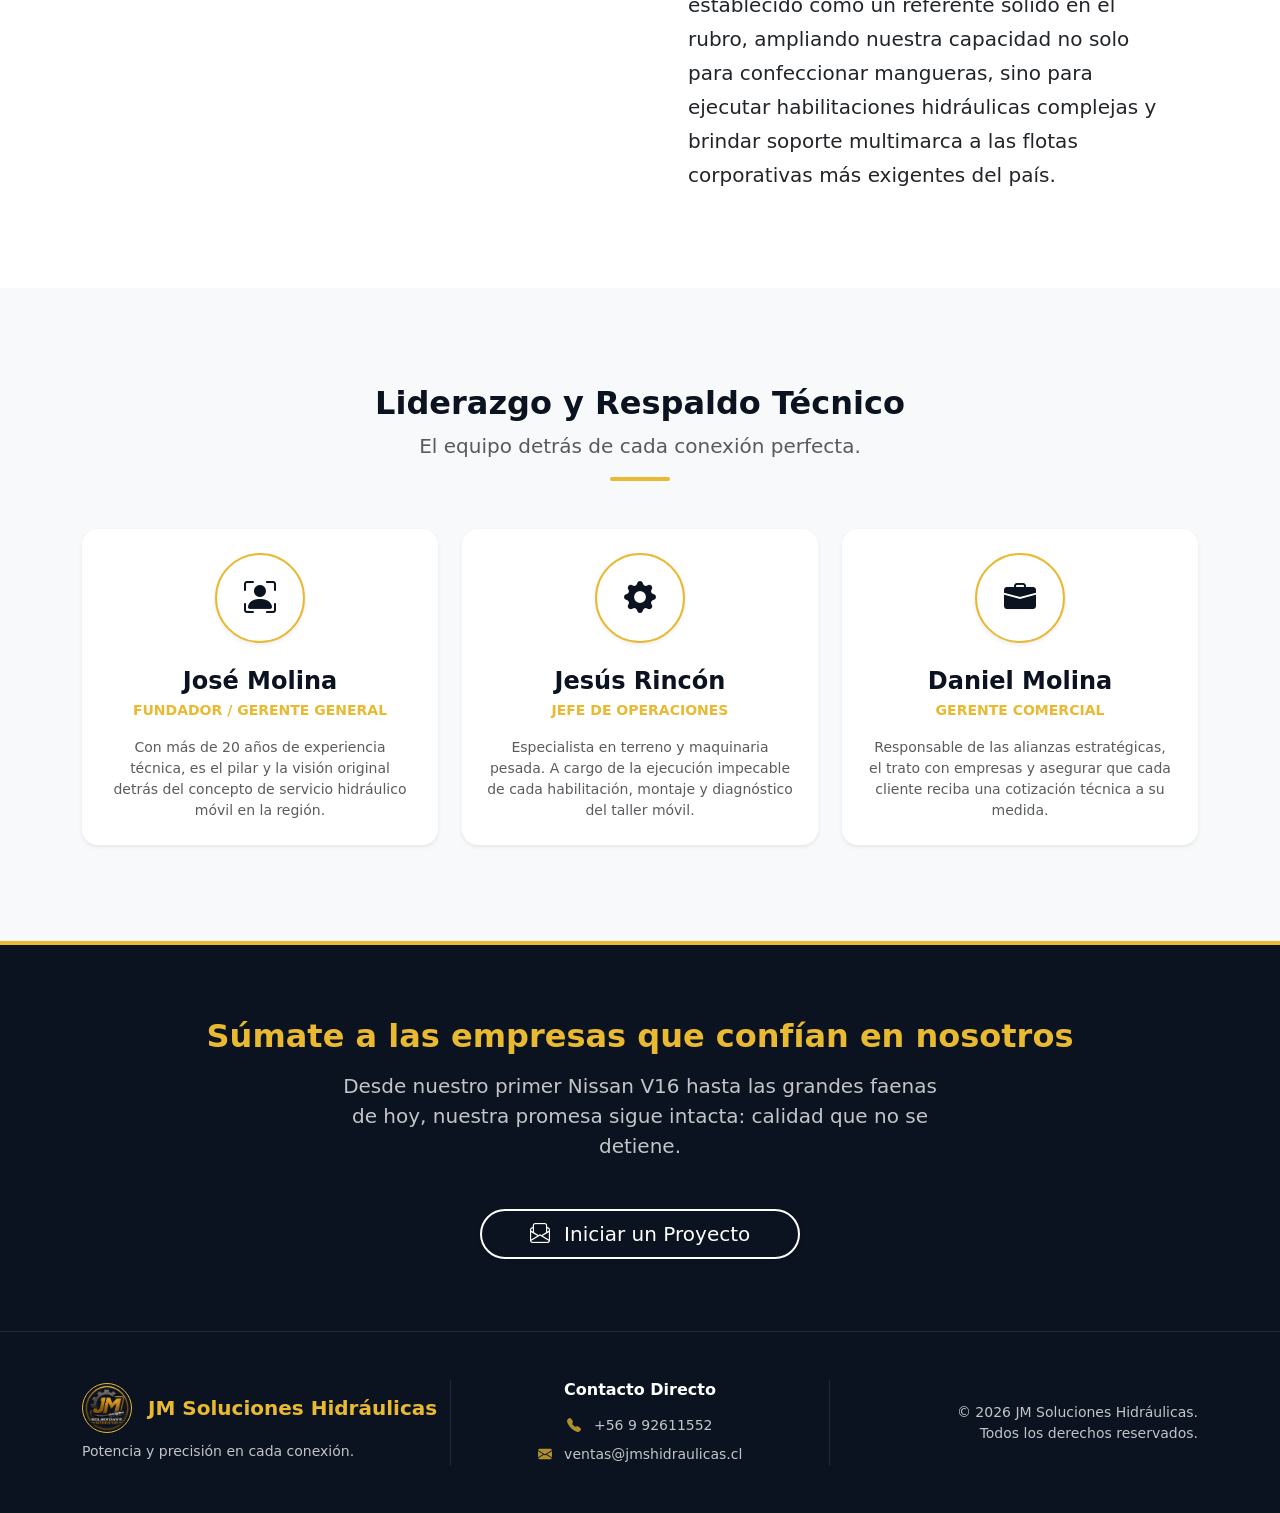
<file: nosotros.html>
<!DOCTYPE html>
<html lang="es">
<head>
    <meta charset="UTF-8">
    <meta name="viewport" content="width=device-width, initial-scale=1.0">
    <title>Nuestra Historia - JM Soluciones Hidráulicas</title>
    
    <meta name="description" content="Conoce la historia de JM Soluciones Hidráulicas. Más de 20 años de experiencia en servicio técnico a terreno.">
    
    <link rel="preconnect" href="https://fonts.googleapis.com">
    <link rel="preconnect" href="https://fonts.gstatic.com" crossorigin>
    <link href="https://fonts.googleapis.com/css2?family=Inter:wght@300;400;500;600;700;800&display=swap" rel="stylesheet">
    
    <link href="https://cdn.jsdelivr.net/npm/bootstrap@5.3.3/dist/css/bootstrap.min.css" rel="stylesheet">
    <link rel="stylesheet" href="https://cdn.jsdelivr.net/npm/bootstrap-icons@1.11.3/font/bootstrap-icons.min.css">
    
    <link rel="stylesheet" href="css/app.css">
</head>
<body class="d-flex flex-column min-vh-100 bg-light">

    <!-- Navbar Clásico -->
    <nav class="navbar navbar-expand-lg navbar-dark bg-navy sticky-top shadow-sm">
        <div class="container">
            <a class="navbar-brand d-flex align-items-center" href="index.html">
                <img src="Imagenes/logo_nuevo-removebg-preview.png" alt="Logo JM Soluciones Hidráulicas" width="110" height="110" class="d-inline-block align-text-top rounded-circle border border-2 border-gold">
            </a>
            <button class="navbar-toggler border-0" type="button" data-bs-toggle="collapse" data-bs-target="#navbarNav">
                <span class="navbar-toggler-icon"></span>
            </button>
            <div class="collapse navbar-collapse" id="navbarNav">
                <ul class="navbar-nav ms-auto fw-medium align-items-center">
                    <li class="nav-item"><a class="nav-link nav-hover" href="index.html#flexibles">Especialidades</a></li>
                    <li class="nav-item"><a class="nav-link nav-hover" href="portafolio.html">Trabajos</a></li>
                    <li class="nav-item"><a class="nav-link nav-hover" href="mangueras.html">Catálogo</a></li>
                    <li class="nav-item"><a class="nav-link active text-gold" aria-current="page" href="nosotros.html">Empresa</a></li>
                    <li class="nav-item ms-lg-3"><a class="btn btn-gold fw-bold px-4" href="index.html#contacto">Contacto</a></li>
                </ul>
            </div>
        </div>
</nav>

    <header class="bg-light py-5" style="border-bottom: 4px solid var(--jm-gold);">
        <div class="container text-center py-5">
            
            <div class="mb-4">
                <span class="small fw-bold text-uppercase tracking-wider">
                    <a href="index.html" class="text-decoration-none text-muted transition-hover">Inicio</a> 
                    <span class="mx-2 text-gold">/</span> 
                    <span class="text-navy">Empresa</span>
                </span>
            </div>

            <h1 class="display-4 fw-bolder mb-3 text-navy">Nuestra <span class="text-gold">Historia</span></h1>
            
            <p class="lead text-muted mb-5 mx-auto" style="max-width: 700px;">
                Trayectoria, compromiso y experiencia técnica brindando soluciones hidráulicas de alta precisión en terreno.
            </p>
            
            <div class="d-flex flex-wrap justify-content-center align-items-center gap-3 gap-md-4 text-navy fw-bold small text-uppercase tracking-wider opacity-75">
                <span><i class="bi bi-award text-gold me-2 fs-5 align-middle"></i> Experiencia Comprobada</span>
                <span class="text-muted opacity-50 d-none d-md-inline">|</span>
                <span><i class="bi bi-people-fill text-gold me-2 fs-5 align-middle"></i> Equipo Especializado</span>
                <span class="text-muted opacity-50 d-none d-md-inline">|</span>
                <span><i class="bi bi-shield-lock text-gold me-2 fs-5 align-middle"></i> Calidad Garantizada</span>
            </div>

        </div>
    </header>

    <!-- Sección de la Historia (El relato del Nissan V16) -->
    <section class="py-5 bg-white">
        <div class="container py-5">
            <div class="row align-items-center g-5">
                
                <div class="col-lg-6">
                    <div class="position-relative">
                        <!-- Usamos la imagen de tu furgón actual como símbolo del progreso -->
                        <img src="Imagenes/Taller_sin_logo.jpg" alt="Evolución JM Soluciones" class="img-fluid rounded-4 shadow-lg border border-1 border-light border-opacity-25" style="object-fit: cover;">
                        
                        <!-- Sello de años de experiencia -->
                        <div class="position-absolute bottom-0 end-0 m-4 bg-navy text-white p-3 px-4 rounded-4 shadow-lg border border-2 border-gold text-center" style="transform: translate(15%, 15%); z-index: 2;">
                            <h2 class="fw-bolder text-gold mb-0 display-5">+20</h2>
                            <span class="small fw-bold text-uppercase tracking-wider">Años de Trayectoria</span>
                        </div>
                    </div>
                </div>

                <div class="col-lg-6 px-lg-5">
                    <span class="badge bg-navy text-gold px-3 py-2 rounded-pill fw-bold text-uppercase tracking-wider small mb-3">Nuestros Orígenes</span>
                    <h2 class="fw-bold text-navy mb-4">El motor de nuestra empresa: El servicio en terreno</h2>
                    
                    <p class="text-dark fs-5 mb-4" style="line-height: 1.7;">
                        La historia de <strong class="text-navy">JM Soluciones Hidráulicas</strong> comenzó hace más de dos décadas con una visión clara de su fundador, <strong class="text-navy">José Molina</strong>. Al independizarse, detectó una necesidad crítica en la industria: la maquinaria no podía esperar días por un repuesto; la solución debía llegar directamente a la máquina.
                    </p>
                    
                    <!-- Párrafo destacado (Cita visual) para romper la monotonía -->
                    <div class="p-4 bg-light rounded-4 border-start border-4 border-gold mb-4 shadow-sm">
                        <p class="text-dark fs-5 mb-0" style="line-height: 1.7; font-style: italic;">
                            Con esa premisa inquebrantable de llevar los "flexibles hidráulicos a terreno", los primeros pasos de esta empresa se dieron a bordo de un humilde, pero incansable, <strong class="text-navy">Nissan V16</strong>. Ese vehículo se convirtió en nuestro primer taller móvil, recorriendo obras, campos y faenas para devolverle la operatividad a los equipos.
                        </p>
                    </div>
                    
                    <p class="text-dark fs-5 mb-0" style="line-height: 1.7;">
                        Hoy, gracias al esfuerzo técnico, la calidad innegociable y la confianza de nuestros clientes, hemos evolucionado. Nos hemos establecido como un referente sólido en el rubro, ampliando nuestra capacidad no solo para confeccionar mangueras, sino para ejecutar habilitaciones hidráulicas complejas y brindar soporte multimarca a las flotas corporativas más exigentes del país.
                    </p>
                </div>

            </div>
        </div>
    </section>

    <!-- El Equipo / Respaldo Técnico -->
    <section class="py-5 bg-light">
        <div class="container py-5">
            <div class="text-center mb-5">
                <h2 class="fw-bold text-navy">Liderazgo y Respaldo Técnico</h2>
                <p class="text-muted fs-5">El equipo detrás de cada conexión perfecta.</p>
                <div class="separator mx-auto bg-gold mt-3 mb-5"></div>
            </div>

            <div class="row g-4 justify-content-center">
                
                <!-- Fundador: José Molina -->
                <div class="col-lg-4 col-md-6">
                    <div class="card border-0 shadow-sm rounded-4 h-100 text-center p-4 transition-hover">
                        <div class="bg-white rounded-circle mx-auto mb-4 d-flex align-items-center justify-content-center shadow-sm border border-2 border-gold" style="width: 90px; height: 90px;">
                            <i class="bi bi-person-bounding-box fs-2 text-navy"></i>
                        </div>
                        <h4 class="fw-bold text-navy mb-1">José Molina</h4>
                        <p class="text-gold fw-bold small text-uppercase tracking-wider mb-3">Fundador / Gerente General</p>
                        <p class="text-muted small mb-0">Con más de 20 años de experiencia técnica, es el pilar y la visión original detrás del concepto de servicio hidráulico móvil en la región.</p>
                    </div>
                </div>

                <!-- Jefe de Operaciones: Jesús Rincón -->
                <div class="col-lg-4 col-md-6">
                    <div class="card border-0 shadow-sm rounded-4 h-100 text-center p-4 transition-hover">
                        <div class="bg-white rounded-circle mx-auto mb-4 d-flex align-items-center justify-content-center shadow-sm border border-2 border-gold" style="width: 90px; height: 90px;">
                            <i class="bi bi-gear-fill fs-2 text-navy"></i>
                        </div>
                        <h4 class="fw-bold text-navy mb-1">Jesús Rincón</h4>
                        <p class="text-gold fw-bold small text-uppercase tracking-wider mb-3">Jefe de Operaciones</p>
                        <p class="text-muted small mb-0">Especialista en terreno y maquinaria pesada. A cargo de la ejecución impecable de cada habilitación, montaje y diagnóstico del taller móvil.</p>
                    </div>
                </div>

                <!-- Comercial: Daniel Molina -->
                <div class="col-lg-4 col-md-6">
                    <div class="card border-0 shadow-sm rounded-4 h-100 text-center p-4 transition-hover">
                        <div class="bg-white rounded-circle mx-auto mb-4 d-flex align-items-center justify-content-center shadow-sm border border-2 border-gold" style="width: 90px; height: 90px;">
                            <i class="bi bi-briefcase-fill fs-2 text-navy"></i>
                        </div>
                        <h4 class="fw-bold text-navy mb-1">Daniel Molina</h4>
                        <p class="text-gold fw-bold small text-uppercase tracking-wider mb-3">Gerente Comercial</p>
                        <p class="text-muted small mb-0">Responsable de las alianzas estratégicas, el trato con empresas y asegurar que cada cliente reciba una cotización técnica a su medida.</p>
                    </div>
                </div>

            </div>
        </div>
    </section>

    <!-- Llamado a la acción -->
    <section class="py-5 bg-navy text-white text-center" style="border-top: 4px solid var(--jm-gold);">
        <div class="container py-4">
            <h2 class="fw-bold text-gold mb-3">Súmate a las empresas que confían en nosotros</h2>
            <p class="lead opacity-75 mb-5 mx-auto" style="max-width: 600px;">Desde nuestro primer Nissan V16 hasta las grandes faenas de hoy, nuestra promesa sigue intacta: calidad que no se detiene.</p>
            <a href="index.html#contacto" class="btn border border-2 border-white text-white bg-transparent btn-lg px-5 rounded-pill shadow-sm transition-hover">
                <i class="bi bi-envelope-paper me-2"></i> Iniciar un Proyecto
            </a>
        </div>
    </section>

    <!-- Footer -->
    <footer class="bg-navy text-white py-5" style="border-top: 1px solid rgba(255, 255, 255, 0.1); margin-top: auto;">
        <div class="container">
            <div class="row gy-4 align-items-center">
                <div class="col-md-4 text-center text-md-start">
                    <div class="d-flex align-items-center justify-content-center justify-content-md-start mb-2">
                        <img src="Imagenes/logo_nuevo-removebg-preview.png" alt="Logo JM Soluciones" width="50" height="50" class="rounded-circle border border-gold me-3">
                        <span class="fw-bold fs-5 text-gold">JM Soluciones Hidráulicas</span>
                    </div>
                    <p class="small opacity-75 mb-0">Potencia y precisión en cada conexión.</p>
                </div>
                <div class="col-md-4 text-center border-start border-end border-light border-opacity-10">
                    <h6 class="fw-bold text-white mb-3">Contacto Directo</h6>
                    <ul class="list-unstyled mb-0 small opacity-75">
                        <li class="mb-2"><i class="bi bi-telephone-fill text-gold me-2"></i> +56 9 92611552</li>
                        <li><i class="bi bi-envelope-fill text-gold me-2"></i> ventas@jmshidraulicas.cl</li>
                    </ul>
                </div>
                <div class="col-md-4 text-center text-md-end">
                    <div class="opacity-75 small">
                        &copy; 2026 JM Soluciones Hidráulicas.<br>
                        Todos los derechos reservados.
                    </div>
                </div>
            </div>
        </div>
    </footer>

    <script src="https://cdn.jsdelivr.net/npm/bootstrap@5.3.3/dist/js/bootstrap.bundle.min.js"></script>
    <script src="js/app.js"></script>
</body>
</html>
</file>
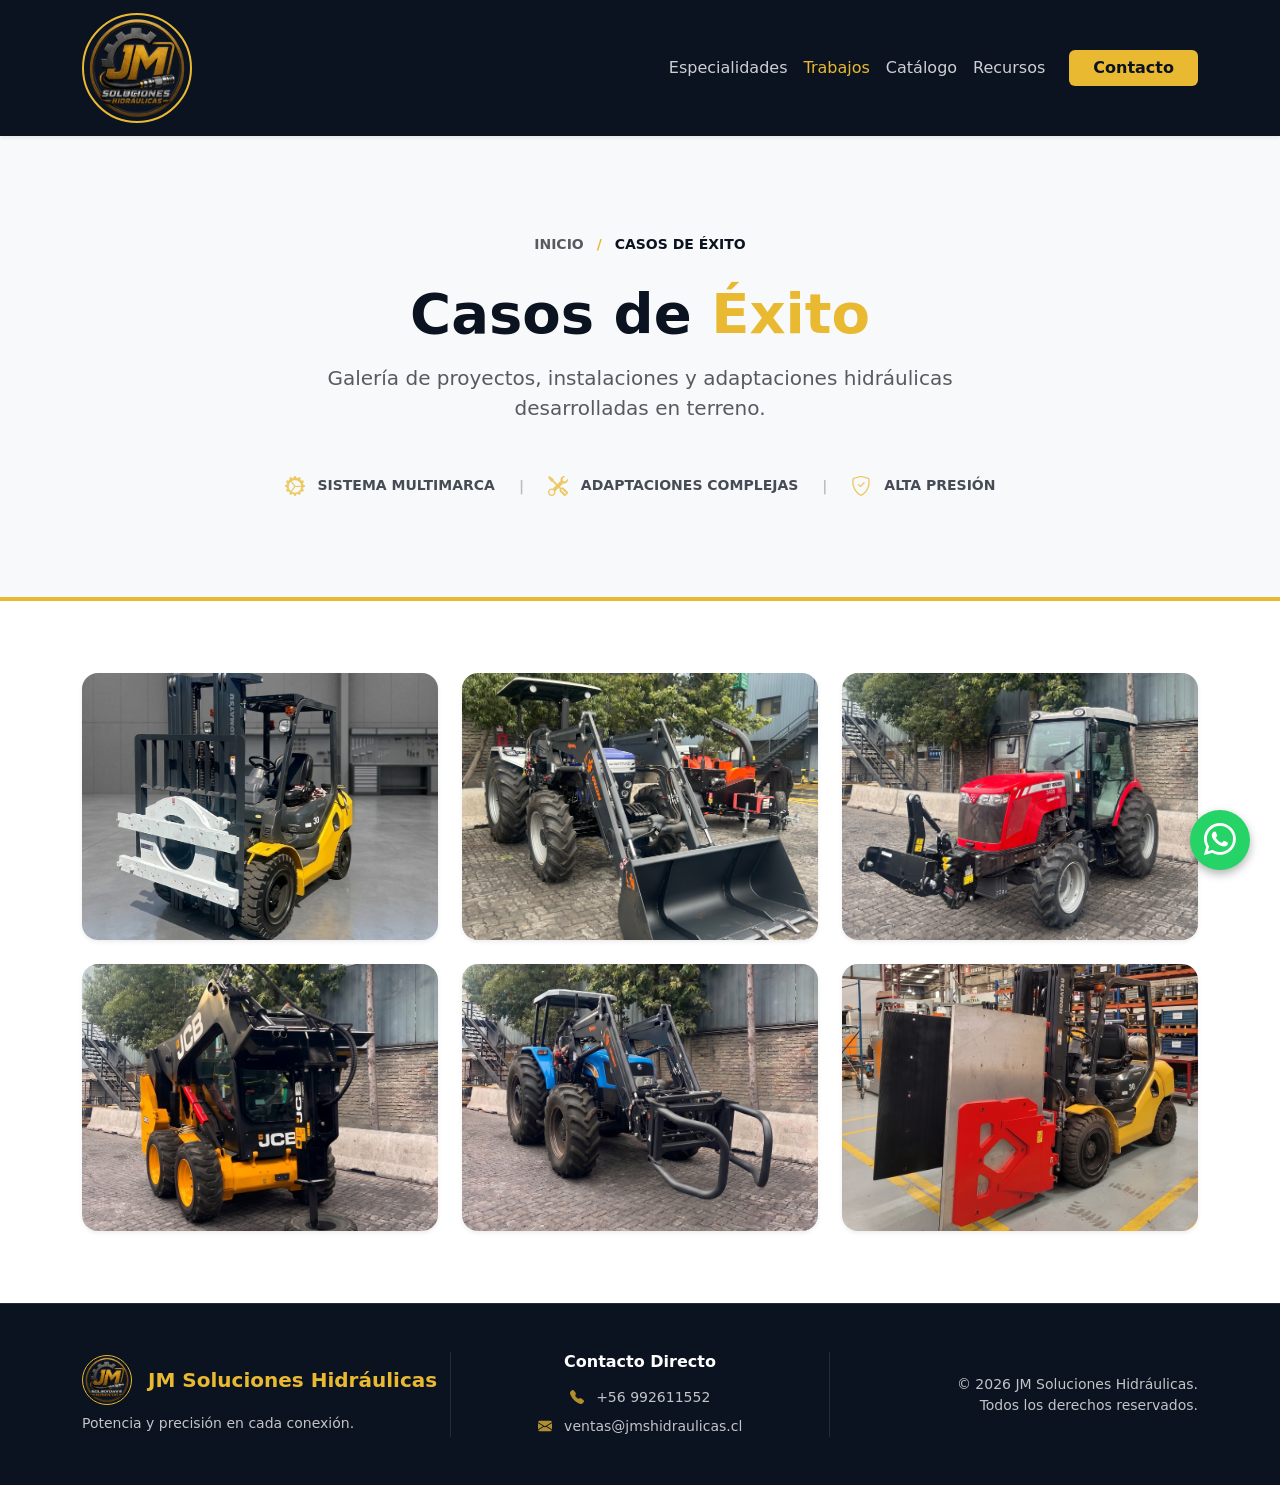
<file: portafolio.html>
<!DOCTYPE html>
<html lang="es">
<head>
    <meta charset="UTF-8">
    <meta name="viewport" content="width=device-width, initial-scale=1.0">
    <title>Casos de Éxito - JM Soluciones Hidráulicas</title>
    
    <meta name="description" content="Portafolio de proyectos y casos de éxito en instalaciones y reparaciones hidráulicas para maquinaria pesada y agrícola.">
    
    <link rel="preconnect" href="https://fonts.googleapis.com">
    <link rel="preconnect" href="https://fonts.gstatic.com" crossorigin>
    <link href="https://fonts.googleapis.com/css2?family=Inter:wght@300;400;500;600;700;800&display=swap" rel="stylesheet">
    
    <link href="https://cdn.jsdelivr.net/npm/bootstrap@5.3.3/dist/css/bootstrap.min.css" rel="stylesheet">
    <link rel="stylesheet" href="https://cdn.jsdelivr.net/npm/bootstrap-icons@1.11.3/font/bootstrap-icons.min.css">
    
    <link rel="stylesheet" href="css/app.css">
</head>
<body class="d-flex flex-column min-vh-100 bg-light">

    <nav class="navbar navbar-expand-lg navbar-dark bg-navy sticky-top shadow-sm">
        <div class="container">
            <a class="navbar-brand d-flex align-items-center" href="index.html">
                <img src="Imagenes/logo_nuevo-removebg-preview.png" alt="Logo JM Soluciones Hidráulicas" width="110" height="110" class="d-inline-block align-text-top rounded-circle border border-2 border-gold">
            </a>
            <button class="navbar-toggler border-0" type="button" data-bs-toggle="collapse" data-bs-target="#navbarNav">
                <span class="navbar-toggler-icon"></span>
            </button>
            <div class="collapse navbar-collapse" id="navbarNav">
                <ul class="navbar-nav ms-auto fw-medium align-items-center">
                    <li class="nav-item"><a class="nav-link nav-hover" href="index.html#flexibles">Especialidades</a></li>
                    <li class="nav-item"><a class="nav-link active text-gold" aria-current="page" href="portafolio.html">Trabajos</a></li>
                    <li class="nav-item"><a class="nav-link nav-hover" href="mangueras.html">Catálogo</a></li>
                    <li class="nav-item"><a class="nav-link nav-hover" href="recursos.html">Recursos</a></li>
                    <li class="nav-item ms-lg-3"><a class="btn btn-gold fw-bold px-4" href="index.html#contacto">Contacto</a></li>
                </ul>
            </div>
        </div>
    </nav>

<header class="bg-light py-5" style="border-bottom: 4px solid var(--jm-gold);">
        <!-- Contenido principal súper limpio -->
        <div class="container text-center py-5">
            
            <!-- Breadcrumbs (Migas de pan) -->
            <div class="mb-4">
                <span class="small fw-bold text-uppercase tracking-wider">
                    <a href="index.html" class="text-decoration-none text-muted transition-hover">Inicio</a> 
                    <span class="mx-2 text-gold">/</span> 
                    <span class="text-navy">Casos de Éxito</span>
                </span>
            </div>

            <!-- Título Principal -->
            <h1 class="display-4 fw-bolder mb-3 text-navy">Casos de <span class="text-gold">Éxito</span></h1>
            
            <!-- Subtítulo -->
            <p class="lead text-muted mb-5 mx-auto" style="max-width: 700px;">
                Galería de proyectos, instalaciones y adaptaciones hidráulicas desarrolladas en terreno.
            </p>
            
            <!-- Textos descriptivos sin fondo, estilo corporativo limpio -->
            <div class="d-flex flex-wrap justify-content-center align-items-center gap-3 gap-md-4 text-navy fw-bold small text-uppercase tracking-wider opacity-75">
                <span><i class="bi bi-gear-wide-connected text-gold me-2 fs-5 align-middle"></i> Sistema Multimarca</span>
                <span class="text-muted opacity-50 d-none d-md-inline">|</span>
                <span><i class="bi bi-tools text-gold me-2 fs-5 align-middle"></i> Adaptaciones Complejas</span>
                <span class="text-muted opacity-50 d-none d-md-inline">|</span>
                <span><i class="bi bi-shield-check text-gold me-2 fs-5 align-middle"></i> Alta Presión</span>
            </div>

        </div>
    </header>

    <!-- Estilos CSS para el efecto Hover (puedes dejarlo aquí o pasarlo a tu app.css) -->
    <style>
        .portfolio-item {
            overflow: hidden;
            border-radius: 1rem; /* Bordes redondeados modernos */
            cursor: pointer;
        }
        .portfolio-img {
            transition: transform 0.5s ease;
            width: 100%;
            aspect-ratio: 4/3; /* Mantiene todas las fotos del mismo tamaño */
            object-fit: cover;
        }
        .portfolio-item:hover .portfolio-img {
            transform: scale(1.08); /* Hace un zoom suave a la foto */
        }
        .portfolio-overlay {
            position: absolute;
            top: 0; left: 0; right: 0; bottom: 0;
            background-color: rgba(14, 27, 49, 0.9); /* Tu azul Navy semi-transparente */
            display: flex;
            flex-direction: column;
            justify-content: center;
            align-items: center;
            opacity: 0; /* Oculto por defecto */
            transition: opacity 0.4s ease;
            padding: 2rem;
            text-align: center;
        }
        .portfolio-item:hover .portfolio-overlay {
            opacity: 1; /* Aparece al pasar el mouse */
        }
    </style>

    <!-- Sección de Galería de Trabajos -->
    <section class="py-5 bg-white">
        <div class="container py-4">
            <div class="row g-4">
                
                <!-- Trabajo 1: Grúa Komatsu -->
                <div class="col-md-6 col-lg-4">
                    <div class="position-relative portfolio-item shadow-sm">
                        <img src="Imagenes/tercera-funcion.jpg" alt="Habilitación cuarta función Komatsu" class="portfolio-img">
                        <div class="portfolio-overlay">
                            <i class="bi bi-joystick text-gold fs-1 mb-2"></i>
                            <h4 class="text-white fw-bold mb-2">Habilitación 4ta Función</h4>
                            <p class="text-white opacity-75 small mb-0">
                                Adición de palanca y línea para rotador hidráulico. Incluye soportaciones a medida para mangueras de 3/8" y montaje del implemento.
                            </p>
                        </div>
                    </div>
                </div>

                <!-- Trabajo 2: Tractor Farmtrac Pala SIGMA -->
                <div class="col-md-6 col-lg-4">
                    <div class="position-relative portfolio-item shadow-sm">
                        <img src="Imagenes/TractorPala.jpg" alt="Montaje pala hidráulica SIGMA Tractor Farmtrac" class="portfolio-img">
                        <div class="portfolio-overlay">
                            <i class="bi bi-tools text-gold fs-1 mb-2"></i>
                            <h4 class="text-white fw-bold mb-2">Montaje de Pala SIGMA</h4>
                            <p class="text-white opacity-75 small mb-0">
                                Habilitación en tractor Farmtrac. Modificación estructural de fijaciones al chasis, ajuste de escape, instalación de tensores y sistema hidráulico.
                            </p>
                        </div>
                    </div>
                </div>

                <!-- Trabajo 3: Levante Frontal Zuidberg en Massey Ferguson -->
                <div class="col-md-6 col-lg-4">
                    <div class="position-relative portfolio-item shadow-sm">
                        <img src="Imagenes/TractorZuidberg.jpg" alt="Levante frontal Zuidberg Massey Ferguson" class="portfolio-img" style="object-position: 50% 75%;">
                        
                        <div class="portfolio-overlay">
                            <i class="bi bi-wrench-adjustable text-gold fs-1 mb-2"></i>
                            <h4 class="text-white fw-bold mb-2">Levante Frontal Zuidberg</h4>
                            <p class="text-white opacity-75 small mb-0">
                                Instalación en tractor Massey Ferguson. Fabricación de estructuras laterales para fijación al chasis y confección de flexibles hidráulicos a medida.
                            </p>
                        </div>
                    </div>
                </div>

                <!--Trabajo 4: Montaje de martillo en Minicargador-->
                <div class="col-md-6 col-lg-4">
                    <div class="position-relative portfolio-item shadow-sm">
                        <img src="Imagenes/minicargadorjcb.jpg" alt="Instalación de martillo hidráulico en minicargador JCB" class="portfolio-img" style="object-position: 50% 60%;">
                        <div class="portfolio-overlay">
                            <i class="bi bi-hammer text-gold fs-1 mb-2"></i>
                            <h4 class="text-white fw-bold mb-2">Instalación de Martillo</h4>
                            <p class="text-white opacity-75 small mb-0">
                                Montaje en minicargador JCB. Fabricación de flexibles hidráulicos a medida con acoples rápidos para conexión a línea auxiliar.
                            </p>
                        </div>
                    </div>
                </div>

                <!-- Trabajo 5: Montaje de clamp en tractor-->
                <div class="col-md-6 col-lg-4">
                    <div class="position-relative portfolio-item shadow-sm">
                        <img src="Imagenes/clamp_tractor.jpg" alt="Montaje de clamp hidráulico en tractor" class="portfolio-img" style="object-position: 50% 70%;">
                        
                        <div class="portfolio-overlay">
                            <i class="bi bi-arrows-angle-contract text-gold fs-1 mb-2"></i>
                            <h4 class="text-white fw-bold mb-2">Montaje de Clamp</h4>
                            <p class="text-white opacity-75 small mb-0">
                                Habilitación de implemento frontal en tractor. Modificación estructural de fijaciones al chasis y adaptación completa del sistema hidráulico.
                            </p>
                        </div>
                    </div>
                </div>

                <!-- Trabajo 6: Cuarta Función y Clamp en Grúa -->
                <div class="col-md-6 col-lg-4">
                    <div class="position-relative portfolio-item shadow-sm">
                        <img src="Imagenes/clamp_grua.jpg" alt="Cuarta función y clamp en grúa horquilla" class="portfolio-img" style="object-position: 50% 80%;">               
                        <div class="portfolio-overlay">
                            <i class="bi bi-joystick text-gold fs-1 mb-2"></i>
                            <h4 class="text-white fw-bold mb-2">4ta Función y Clamp</h4>
                            <p class="text-white opacity-75 small mb-0">
                                Habilitación en grúa horquilla. Adición de palanca de control independiente y conexión de línea hidráulica para implemento de agarre lateral.
                            </p>
                        </div>
                    </div>
                </div>

            </div>
        </div>
    </section>

    <footer class="bg-navy text-white py-5 mt-auto" style="border-top: 1px solid rgba(255, 255, 255, 0.1);">
        <div class="container">
            <div class="row gy-4 align-items-center">
                <div class="col-md-4 text-center text-md-start">
                    <div class="d-flex align-items-center justify-content-center justify-content-md-start mb-2">
                        <img src="Imagenes/logo_nuevo-removebg-preview.png" alt="Logo JM Soluciones" width="50" height="50" class="rounded-circle border border-gold me-3">
                        <span class="fw-bold fs-5 text-gold">JM Soluciones Hidráulicas</span>
                    </div>
                    <p class="small opacity-75 mb-0">Potencia y precisión en cada conexión.</p>
                </div>
                <div class="col-md-4 text-center border-start border-end border-light border-opacity-10">
                    <h6 class="fw-bold text-white mb-3">Contacto Directo</h6>
                    <ul class="list-unstyled mb-0 small opacity-75">
                        <li class="mb-2"><i class="bi bi-telephone-fill text-gold me-2"></i> +56 992611552</li>
                        <li><i class="bi bi-envelope-fill text-gold me-2"></i> ventas@jmshidraulicas.cl</li>
                    </ul>
                </div>
                <div class="col-md-4 text-center text-md-end">
                    <div class="opacity-75 small">
                        &copy; 2026 JM Soluciones Hidráulicas.<br> Todos los derechos reservados.
                    </div>
                </div>
            </div>
        </div>
    </footer>

    <script src="https://cdn.jsdelivr.net/npm/bootstrap@5.3.3/dist/js/bootstrap.bundle.min.js"></script>
    <script src="js/app.js"></script>
</body>
</html>
</file>
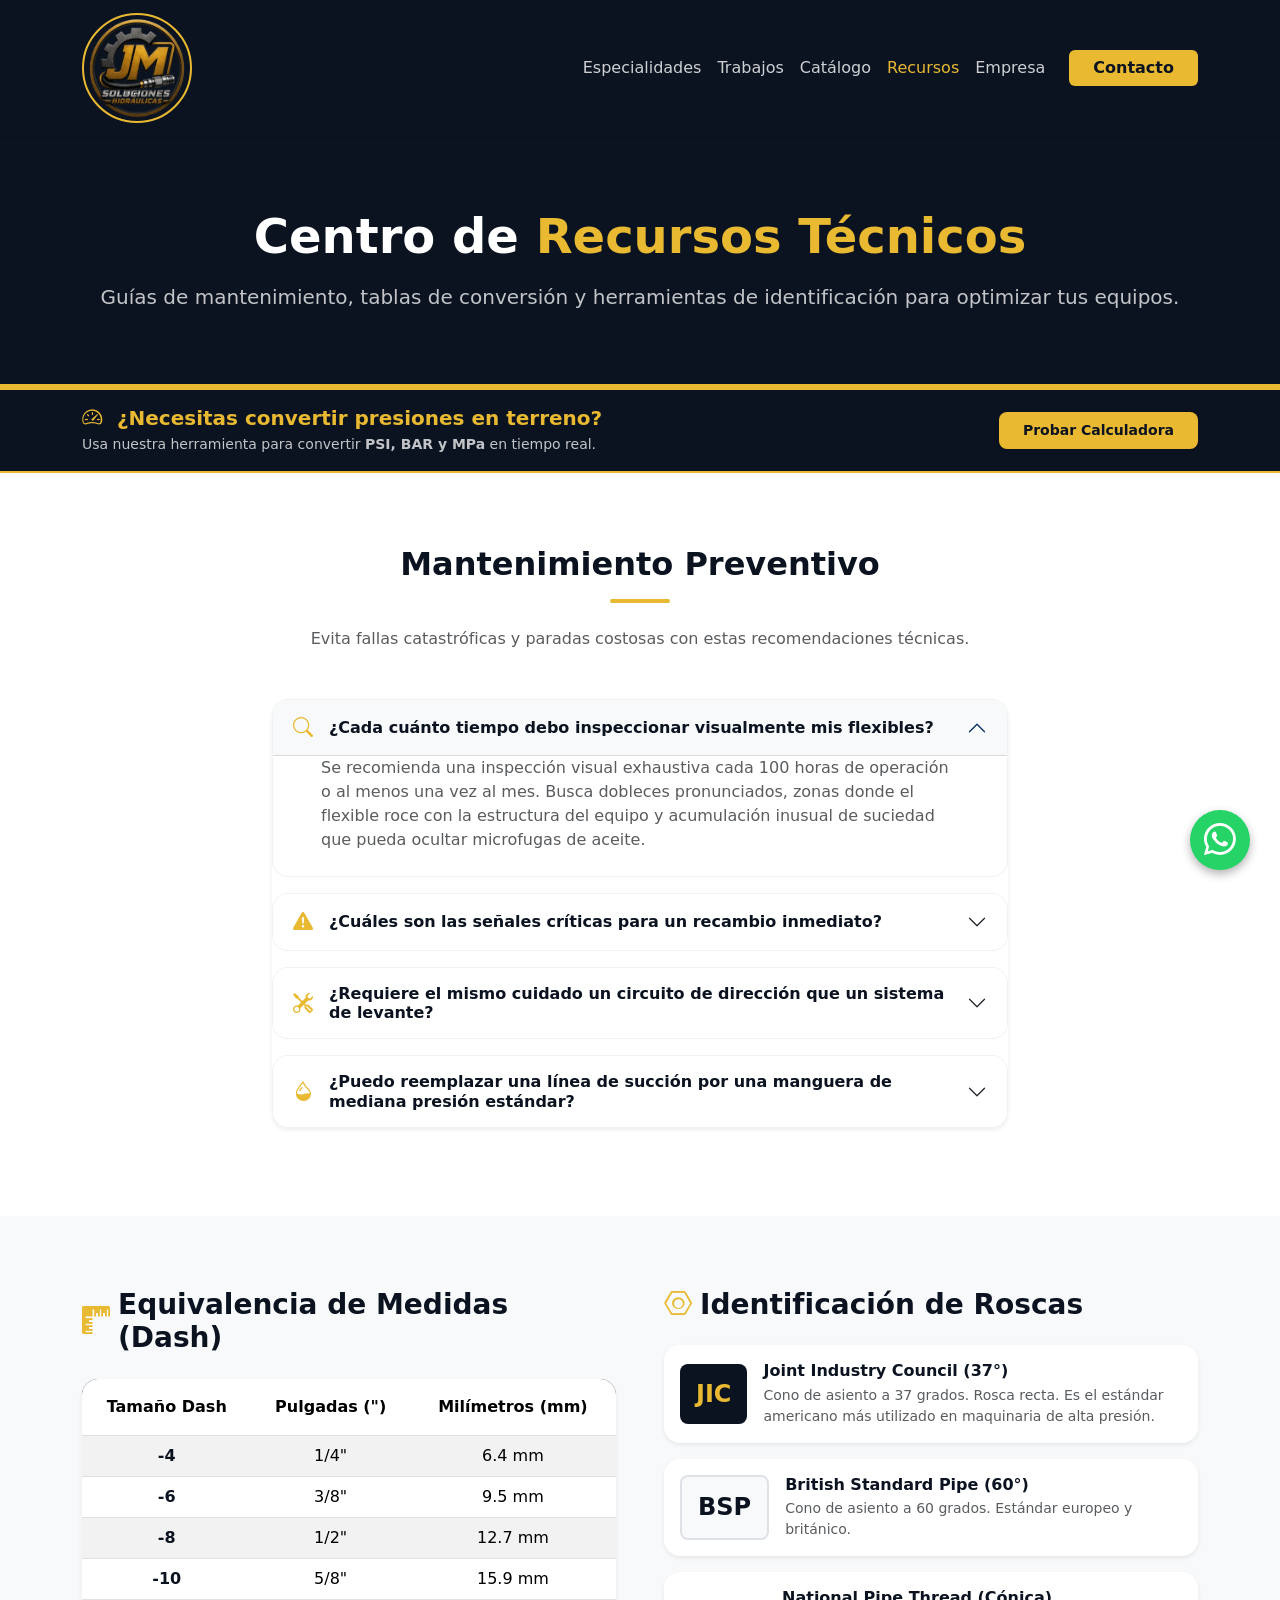
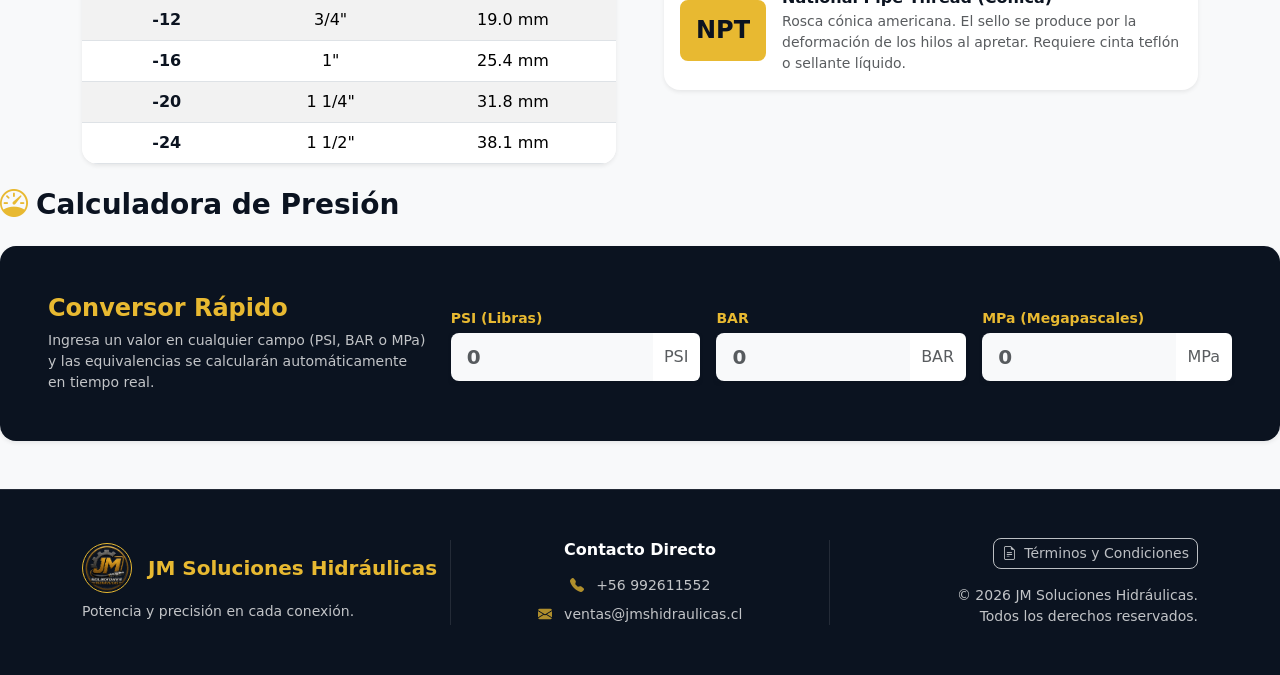
<file: recursos.html>
<!DOCTYPE html>
<html lang="es">
<head>
    <meta charset="UTF-8">
    <meta name="viewport" content="width=device-width, initial-scale=1.0">
    <title>Recursos Técnicos - JM Soluciones Hidráulicas</title>
    
    <meta name="description" content="Centro de recursos técnicos: Mantenimiento preventivo, tablas de medidas de mangueras e identificación de roscas hidráulicas.">
    
    <link rel="preconnect" href="https://fonts.googleapis.com">
    <link rel="preconnect" href="https://fonts.gstatic.com" crossorigin>
    <link href="https://fonts.googleapis.com/css2?family=Inter:wght@300;400;500;600;700;800&display=swap" rel="stylesheet">
    
    <link href="https://cdn.jsdelivr.net/npm/bootstrap@5.3.3/dist/css/bootstrap.min.css" rel="stylesheet">
    <link rel="stylesheet" href="https://cdn.jsdelivr.net/npm/bootstrap-icons@1.11.3/font/bootstrap-icons.min.css">
    
    <link rel="stylesheet" href="css/app.css">
</head>
<body class="d-flex flex-column min-vh-100 bg-light">

    <!-- NAVBAR -->
    <nav class="navbar navbar-expand-lg navbar-dark bg-navy sticky-top shadow-sm">
        <div class="container">
            <a class="navbar-brand d-flex align-items-center" href="index.html">
                <img src="Imagenes/logo_nuevo-removebg-preview.png" alt="Logo JM Soluciones Hidráulicas" width="110" height="110" class="d-inline-block align-text-top rounded-circle border border-2 border-gold">
            </a>
            <button class="navbar-toggler border-0" type="button" data-bs-toggle="collapse" data-bs-target="#navbarNav">
                <span class="navbar-toggler-icon"></span>
            </button>
            <div class="collapse navbar-collapse" id="navbarNav">
                <ul class="navbar-nav ms-auto fw-medium align-items-center">
                    <li class="nav-item"><a class="nav-link nav-hover" href="index.html#flexibles">Especialidades</a></li>
                    <li class="nav-item"><a class="nav-link nav-hover" href="portafolio.html">Trabajos</a></li>
                    <li class="nav-item"><a class="nav-link nav-hover" href="mangueras.html">Catálogo</a></li>
                    <li class="nav-item"><a class="nav-link active text-gold" aria-current="page" href="recursos.html">Recursos</a></li>
                    <li class="nav-item"><a class="nav-link nav-hover" href="nosotros.html">Empresa</a></li>
                    <li class="nav-item ms-lg-3"><a class="btn btn-gold fw-bold px-4" href="index.html#contacto">Contacto</a></li>
                </ul>
            </div>
        </div>
    </nav>

    <!-- HEADER DE SECCIÓN -->
    <header class="bg-navy text-white py-5" style="border-bottom: 4px solid var(--jm-gold);">
        <div class="container text-center py-4">
            <h1 class="display-5 fw-bolder mb-3">Centro de <span class="text-gold">Recursos Técnicos</span></h1>
            <p class="lead opacity-75 mb-0">Guías de mantenimiento, tablas de conversión y herramientas de identificación para optimizar tus equipos.</p>
        </div>
    </header>

    <!-- SECCIÓN FAQ: MANTENIMIENTO PREVENTIVO -->
     <section class="py-3 bg-navy text-white" style="border-top: 2px solid var(--jm-gold); border-bottom: 2px solid var(--jm-gold);">
        <div class="container">
            <div class="row align-items-center text-center text-md-start">
                <div class="col-md-8 mb-3 mb-md-0">
                    <h5 class="fw-bold text-gold mb-1">
                        <i class="bi bi-speedometer2 me-2"></i> ¿Necesitas convertir presiones en terreno?
                    </h5>
                    <p class="mb-0 opacity-75 small">Usa nuestra herramienta para convertir <strong>PSI, BAR y MPa</strong> en tiempo real.</p>
                </div>
                <div class="col-md-4 text-center text-md-end">
                    <a href="recursos.html#calculadora" class="btn btn-gold btn-sm fw-bold px-4 py-2 rounded-3 shadow-sm">
                        Probar Calculadora
                    </a>
                </div>
            </div>
        </div>
    </section>
    <section class="py-5 bg-white">
        <div class="container py-4">
            <div class="text-center mb-5">
                <h2 class="fw-bolder text-navy">Mantenimiento Preventivo</h2>
                <div class="separator mx-auto bg-gold mt-3 mb-4"></div>
                <p class="text-muted">Evita fallas catastróficas y paradas costosas con estas recomendaciones técnicas.</p>
            </div>

            <div class="row justify-content-center">
                <div class="col-lg-8">
                    <div class="accordion accordion-flush shadow-sm rounded-4" id="accordionFAQ">
                        
                        <!-- Pregunta 1 -->
                        <div class="accordion-item border-0 mb-3 rounded-4 overflow-hidden">
                            <h2 class="accordion-header" id="headingOne">
                                <button class="accordion-button fw-bold text-navy py-3" type="button" data-bs-toggle="collapse" data-bs-target="#collapseOne" aria-expanded="true" aria-controls="collapseOne">
                                    <i class="bi bi-search text-gold me-3 fs-5"></i> ¿Cada cuánto tiempo debo inspeccionar visualmente mis flexibles?
                                </button>
                            </h2>
                            <div id="collapseOne" class="accordion-collapse collapse show" aria-labelledby="headingOne" data-bs-parent="#accordionFAQ">
                                <div class="accordion-body text-muted pt-0 pb-4 px-4 px-md-5">
                                    Se recomienda una inspección visual exhaustiva cada 100 horas de operación o al menos una vez al mes. Busca dobleces pronunciados, zonas donde el flexible roce con la estructura del equipo y acumulación inusual de suciedad que pueda ocultar microfugas de aceite.
                                </div>
                            </div>
                        </div>

                        <!-- Pregunta 2 -->
                        <div class="accordion-item border-0 mb-3 rounded-4 overflow-hidden">
                            <h2 class="accordion-header" id="headingTwo">
                                <button class="accordion-button collapsed fw-bold text-navy py-3" type="button" data-bs-toggle="collapse" data-bs-target="#collapseTwo" aria-expanded="false" aria-controls="collapseTwo">
                                    <i class="bi bi-exclamation-triangle-fill text-gold me-3 fs-5"></i> ¿Cuáles son las señales críticas para un recambio inmediato?
                                </button>
                            </h2>
                            <div id="collapseTwo" class="accordion-collapse collapse" aria-labelledby="headingTwo" data-bs-parent="#accordionFAQ">
                                <div class="accordion-body text-muted pt-0 pb-4 px-4 px-md-5">
                                    Debes detener el equipo y solicitar un recambio si notas: fugas evidentes cerca de la férrula o los conectores, cubierta exterior pelada dejando la malla de acero a la vista, endurecimiento extremo o cuarteo de la goma por calor, o acoples oxidados y deformados.
                                </div>
                            </div>
                        </div>

                        <!-- Pregunta 3 -->
                        <div class="accordion-item border-0 mb-3 rounded-4 overflow-hidden">
                            <h2 class="accordion-header" id="headingThree">
                                <button class="accordion-button collapsed fw-bold text-navy py-3" type="button" data-bs-toggle="collapse" data-bs-target="#collapseThree" aria-expanded="false" aria-controls="collapseThree">
                                    <i class="bi bi-tools text-gold me-3 fs-5"></i> ¿Requiere el mismo cuidado un circuito de dirección que un sistema de levante?
                                </button>
                            </h2>
                            <div id="collapseThree" class="accordion-collapse collapse" aria-labelledby="headingThree" data-bs-parent="#accordionFAQ">
                                <div class="accordion-body text-muted pt-0 pb-4 px-4 px-md-5">
                                    No. Los sistemas sometidos a cargas dinámicas críticas, como los cilindros de levante en grúas horquilla de gran tonelaje, sufren de "golpes de ariete" (picos extremos de presión) y requieren revisión prioritaria de sus mangueras multiespiral. En cambio, los circuitos de dirección en maquinaria agrícola suelen sufrir más por abrasión externa.
                                </div>
                            </div>
                        </div>

                        <!-- Pregunta 4 -->
                        <div class="accordion-item border-0 mb-3 rounded-4 overflow-hidden">
                            <h2 class="accordion-header" id="headingFour">
                                <button class="accordion-button collapsed fw-bold text-navy py-3" type="button" data-bs-toggle="collapse" data-bs-target="#collapseFour" aria-expanded="false" aria-controls="collapseFour">
                                    <i class="bi bi-droplet-half text-gold me-3 fs-5"></i> ¿Puedo reemplazar una línea de succión por una manguera de mediana presión estándar?
                                </button>
                            </h2>
                            <div id="collapseFour" class="accordion-collapse collapse" aria-labelledby="headingFour" data-bs-parent="#accordionFAQ">
                                <div class="accordion-body text-muted pt-0 pb-4 px-4 px-md-5">
                                    Bajo ninguna circunstancia. Las líneas de succión (R4) cuentan con un espiral de alambre helicoidal en su interior diseñado específicamente para soportar el vacío y evitar que la manguera colapse, lo cual dejaría a la bomba sin aceite, destruyéndola por cavitación en pocos minutos.
                                </div>
                            </div>
                        </div>

                    </div>
                </div>
            </div>
        </div>
    </section>

    <!-- SECCIÓN DE TABLAS Y GUÍAS -->
    <section class="py-5 bg-light">
        <div class="container py-4">
            <div class="row g-5">
                
                <!-- Tabla de Equivalencias Dash -->
                <div class="col-lg-6">
                    <h3 class="fw-bold text-navy mb-4 d-flex align-items-center">
                        <i class="bi bi-rulers text-gold me-2"></i> Equivalencia de Medidas (Dash)
                    </h3>
                    <div class="card border-0 shadow-sm rounded-4 overflow-hidden">
                        <div class="table-responsive">
                            <table class="table table-hover table-striped mb-0 text-center align-middle">
                                <thead class="bg-navy text-white">
                                    <tr>
                                        <th scope="col" class="py-3">Tamaño Dash</th>
                                        <th scope="col" class="py-3">Pulgadas (")</th>
                                        <th scope="col" class="py-3">Milímetros (mm)</th>
                                    </tr>
                                </thead>
                                <tbody>
                                    <tr><td class="fw-bold text-navy">-4</td><td>1/4"</td><td>6.4 mm</td></tr>
                                    <tr><td class="fw-bold text-navy">-6</td><td>3/8"</td><td>9.5 mm</td></tr>
                                    <tr><td class="fw-bold text-navy">-8</td><td>1/2"</td><td>12.7 mm</td></tr>
                                    <tr><td class="fw-bold text-navy">-10</td><td>5/8"</td><td>15.9 mm</td></tr>
                                    <tr><td class="fw-bold text-navy">-12</td><td>3/4"</td><td>19.0 mm</td></tr>
                                    <tr><td class="fw-bold text-navy">-16</td><td>1"</td><td>25.4 mm</td></tr>
                                    <tr><td class="fw-bold text-navy">-20</td><td>1 1/4"</td><td>31.8 mm</td></tr>
                                    <tr><td class="fw-bold text-navy">-24</td><td>1 1/2"</td><td>38.1 mm</td></tr>
                                </tbody>
                            </table>
                        </div>
                    </div>
                </div>

                <!-- Guía de Identificación de Hilos -->
                <div class="col-lg-6">
                    <h3 class="fw-bold text-navy mb-4 d-flex align-items-center">
                        <i class="bi bi-nut text-gold me-2"></i> Identificación de Roscas
                    </h3>
                    <div class="row g-3">
                        <div class="col-12">
                            <div class="card border-0 shadow-sm rounded-4 p-3 d-flex flex-row align-items-center">
                                <div class="bg-navy text-gold rounded-3 p-3 me-3">
                                    <h4 class="mb-0 fw-bold">JIC</h4>
                                </div>
                                <div>
                                    <h6 class="fw-bold text-navy mb-1">Joint Industry Council (37°)</h6>
                                    <p class="text-muted small mb-0">Cono de asiento a 37 grados. Rosca recta. Es el estándar americano más utilizado en maquinaria de alta presión.</p>
                                </div>
                            </div>
                        </div>
                        <div class="col-12">
                            <div class="card border-0 shadow-sm rounded-4 p-3 d-flex flex-row align-items-center">
                                <div class="bg-light border border-2 border-navy text-navy rounded-3 p-3 me-3">
                                    <h4 class="mb-0 fw-bold">BSP</h4>
                                </div>
                                <div>
                                    <h6 class="fw-bold text-navy mb-1">British Standard Pipe (60°)</h6>
                                    <p class="text-muted small mb-0">Cono de asiento a 60 grados. Estándar europeo y británico.</p>
                                </div>
                            </div>
                        </div>
                        <div class="col-12">
                            <div class="card border-0 shadow-sm rounded-4 p-3 d-flex flex-row align-items-center">
                                <div class="bg-gold text-navy rounded-3 p-3 me-3">
                                    <h4 class="mb-0 fw-bold">NPT</h4>
                                </div>
                                <div>
                                    <h6 class="fw-bold text-navy mb-1">National Pipe Thread (Cónica)</h6>
                                    <p class="text-muted small mb-0">Rosca cónica americana. El sello se produce por la deformación de los hilos al apretar. Requiere cinta teflón o sellante líquido.</p>
                                </div>
                            </div>
                        </div>
                    </div>
                </div>

            </div>
        </div>
        <h3 class="fw-bold text-navy mb-4 d-flex align-items-center" id="calculadora">
    <i class="bi bi-speedometer text-gold me-2"></i> Calculadora de Presión
        </h3>
                    <div class="card border-0 shadow-sm rounded-4 p-4 p-md-5 bg-navy text-white">
                        <div class="row align-items-center">
                            <div class="col-lg-4 mb-4 mb-lg-0">
                                <h4 class="text-gold fw-bold mb-2">Conversor Rápido</h4>
                                <p class="opacity-75 small mb-0">Ingresa un valor en cualquier campo (PSI, BAR o MPa) y las equivalencias se calcularán automáticamente en tiempo real.</p>
                            </div>
                            <div class="col-lg-8">
                                <div class="row g-3">
                                    <div class="col-md-4">
                                        <label class="form-label text-gold fw-bold small mb-1">PSI (Libras)</label>
                                        <div class="input-group shadow-sm">
                                            <input type="number" id="inputPSI" class="form-control form-control-lg bg-light border-0 text-navy fw-bold" placeholder="0">
                                            <span class="input-group-text bg-white text-muted border-0">PSI</span>
                                        </div>
                                    </div>
                                    <div class="col-md-4">
                                        <label class="form-label text-gold fw-bold small mb-1">BAR</label>
                                        <div class="input-group shadow-sm">
                                            <input type="number" id="inputBAR" class="form-control form-control-lg bg-light border-0 text-navy fw-bold" placeholder="0">
                                            <span class="input-group-text bg-white text-muted border-0">BAR</span>
                                        </div>
                                    </div>
                                    <div class="col-md-4">
                                        <label class="form-label text-gold fw-bold small mb-1">MPa (Megapascales)</label>
                                        <div class="input-group shadow-sm">
                                            <input type="number" id="inputMPa" class="form-control form-control-lg bg-light border-0 text-navy fw-bold" placeholder="0">
                                            <span class="input-group-text bg-white text-muted border-0">MPa</span>
                                        </div>
                                    </div>
                                </div>
                            </div>
                        </div>
                    </div>
                </div>
    </section>

    <!-- FOOTER -->
    <footer class="bg-navy text-white py-5 mt-auto" style="border-top: 1px solid rgba(255, 255, 255, 0.1);">
        <div class="container">
            <div class="row gy-4 align-items-center">
                <div class="col-md-4 text-center text-md-start">
                    <div class="d-flex align-items-center justify-content-center justify-content-md-start mb-2">
                        <img src="Imagenes/logo_nuevo-removebg-preview.png" alt="Logo JM Soluciones" width="50" height="50" class="rounded-circle border border-gold me-3">
                        <span class="fw-bold fs-5 text-gold">JM Soluciones Hidráulicas</span>
                    </div>
                    <p class="small opacity-75 mb-0">Potencia y precisión en cada conexión.</p>
                </div>
                <div class="col-md-4 text-center border-start border-end border-light border-opacity-10">
                    <h6 class="fw-bold text-white mb-3">Contacto Directo</h6>
                    <ul class="list-unstyled mb-0 small opacity-75">
                        <li class="mb-2"><i class="bi bi-telephone-fill text-gold me-2"></i> +56 992611552</li>
                        <li><i class="bi bi-envelope-fill text-gold me-2"></i> ventas@jmshidraulicas.cl</li>
                    </ul>
                </div>
                <div class="col-md-4 text-center text-md-end">
                    <a href="terminos.html" class="btn btn-outline-light btn-sm mb-3 opacity-75" style="border-radius: 8px;">
                        <i class="bi bi-file-earmark-text me-1"></i> Términos y Condiciones
                    </a>
                    <div class="opacity-75 small">
                        &copy; 2026 JM Soluciones Hidráulicas.<br>
                        Todos los derechos reservados.
                    </div>
                </div>
            </div>
        </div>
    </footer>

    <script src="https://cdn.jsdelivr.net/npm/bootstrap@5.3.3/dist/js/bootstrap.bundle.min.js"></script>
    <script src="js/app.js"></script>
<script>
    // Lógica interactiva para la Calculadora de Presión Hidráulica
    document.addEventListener("DOMContentLoaded", function() {
        const inputPSI = document.getElementById('inputPSI');
        const inputBAR = document.getElementById('inputBAR');
        const inputMPa = document.getElementById('inputMPa');

        // Verificamos que los elementos existan en la página actual
        if(inputPSI && inputBAR && inputMPa) {
            
            // Función para redondear a 2 decimales
            function roundNum(num) {
                return Math.round(num * 100) / 100;
            }

            // Al escribir en PSI
            inputPSI.addEventListener('input', function() {
                let psi = parseFloat(this.value);
                if(!isNaN(psi)) {
                    inputBAR.value = roundNum(psi / 14.5038);
                    inputMPa.value = roundNum(psi / 145.038);
                } else {
                    inputBAR.value = '';
                    inputMPa.value = '';
                }
            });

            // Al escribir en BAR
            inputBAR.addEventListener('input', function() {
                let bar = parseFloat(this.value);
                if(!isNaN(bar)) {
                    inputPSI.value = roundNum(bar * 14.5038);
                    inputMPa.value = roundNum(bar / 10);
                } else {
                    inputPSI.value = '';
                    inputMPa.value = '';
                }
            });

            // Al escribir en MPa
            inputMPa.addEventListener('input', function() {
                let mpa = parseFloat(this.value);
                if(!isNaN(mpa)) {
                    inputPSI.value = roundNum(mpa * 145.038);
                    inputBAR.value = roundNum(mpa * 10);
                } else {
                    inputPSI.value = '';
                    inputBAR.value = '';
                }
            });
        }
    });
    
</script>

</body>
</html>
</file>
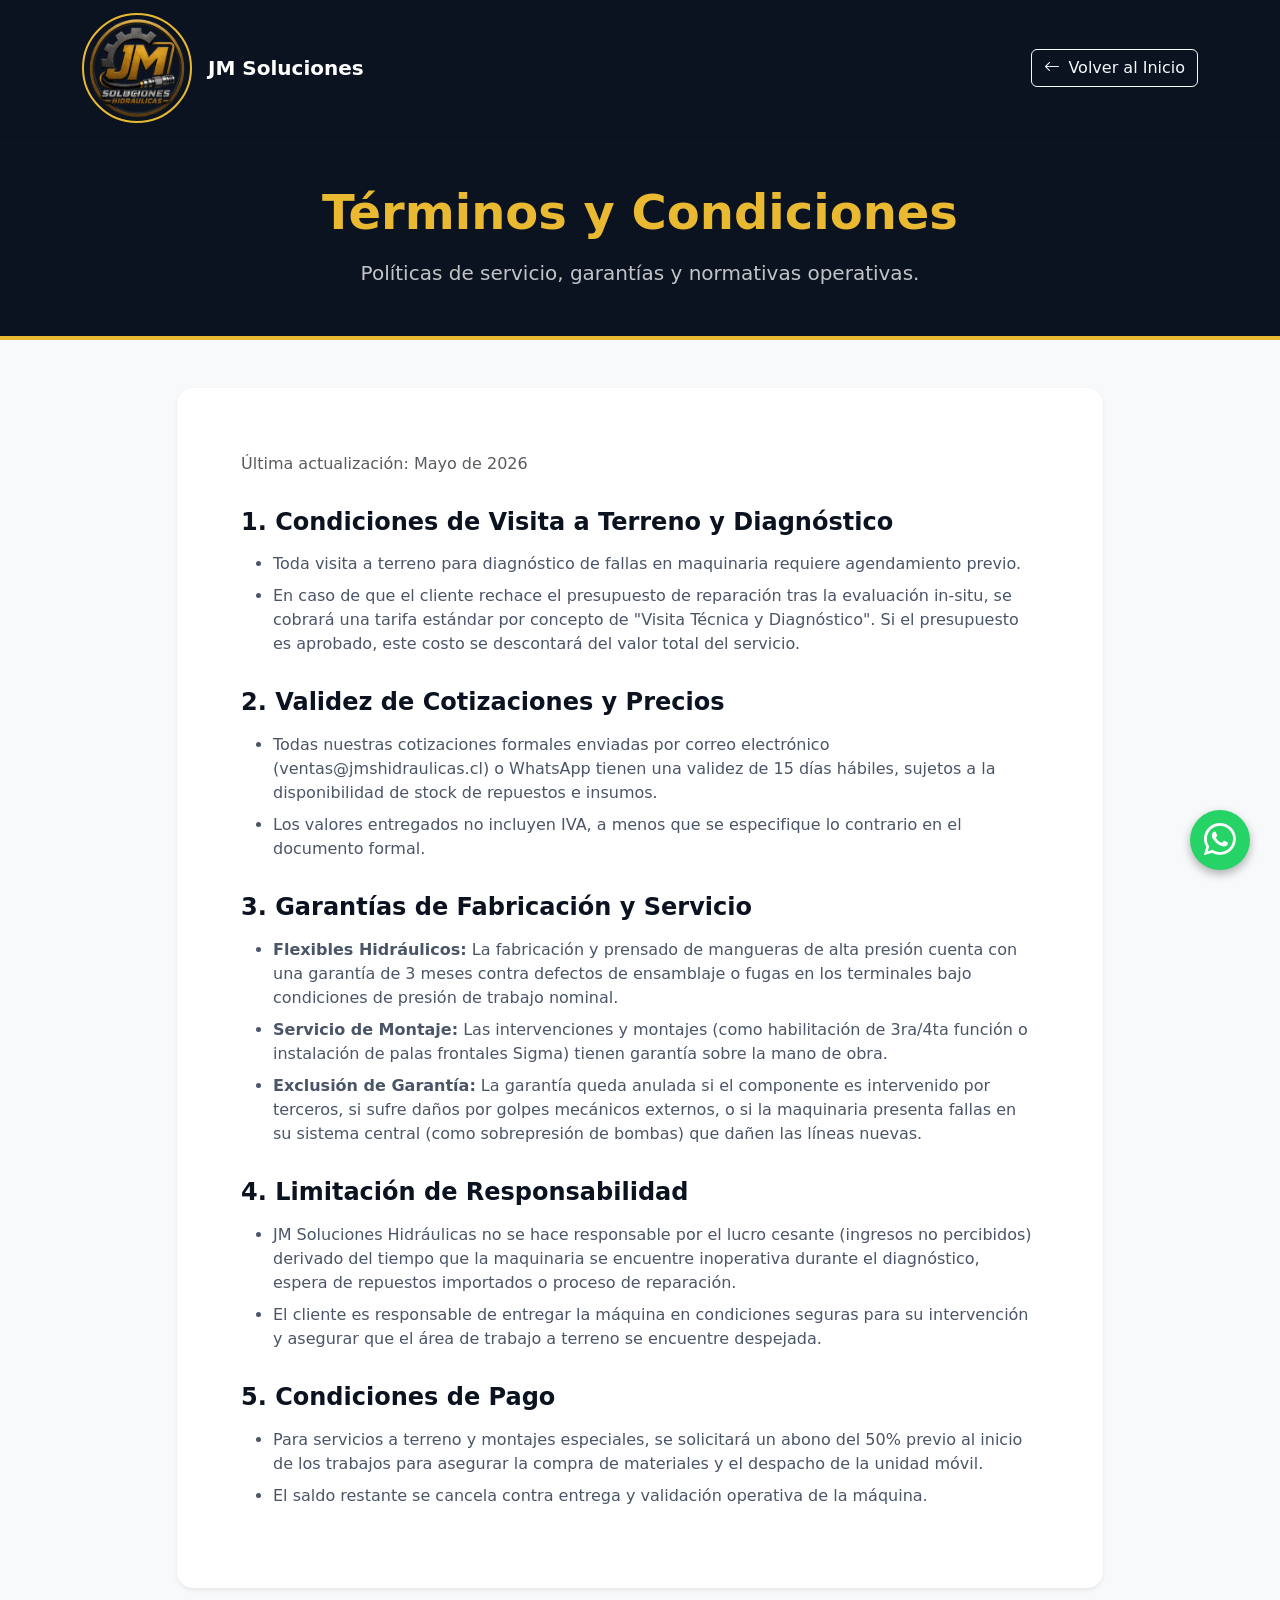
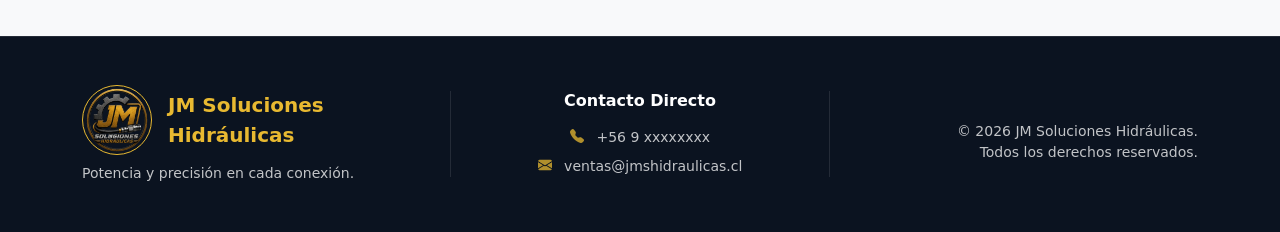
<file: terminos.html>
<!DOCTYPE html>
<html lang="es">
<head>
    <meta charset="UTF-8">
    <meta name="viewport" content="width=device-width, initial-scale=1.0">
    <title>Términos y Condiciones - JM Soluciones Hidráulicas</title>
    
    <meta name="description" content="Términos y condiciones de servicio para fabricación, reparación y mantenimiento de sistemas hidráulicos.">
    
    <link rel="preconnect" href="https://fonts.googleapis.com">
    <link rel="preconnect" href="https://fonts.gstatic.com" crossorigin>
    <link href="https://fonts.googleapis.com/css2?family=Inter:wght@300;400;500;600;700;800&display=swap" rel="stylesheet">
    
    <link href="https://cdn.jsdelivr.net/npm/bootstrap@5.3.3/dist/css/bootstrap.min.css" rel="stylesheet">
    <link rel="stylesheet" href="https://cdn.jsdelivr.net/npm/bootstrap-icons@1.11.3/font/bootstrap-icons.min.css">
    
    <link rel="stylesheet" href="css/app.css">

    <style>
        /* Estilo para el botón de WhatsApp Flotante */
        .whatsapp-float {
            position: fixed;
            width: 60px;
            height: 60px;
            bottom: 30px;
            right: 30px;
            background-color: #25d366;
            color: #FFF;
            border-radius: 50px;
            text-align: center;
            font-size: 32px;
            box-shadow: 0px 4px 10px rgba(0, 0, 0, 0.3);
            z-index: 1000;
            display: flex;
            align-items: center;
            justify-content: center;
            text-decoration: none;
            transition: all 0.3s ease;
        }
        .whatsapp-float:hover {
            background-color: #128C7E;
            color: #FFF;
            transform: scale(1.1);
        }
        /* Estilos para el texto legal */
        .legal-text h4 {
            color: var(--jm-navy, #0a192f);
            margin-top: 2rem;
            margin-bottom: 1rem;
            font-weight: 700;
        }
        .legal-text ul li {
            margin-bottom: 0.5rem;
            color: #4a5568;
        }
    </style>
</head>
<body class="d-flex flex-column min-vh-100 bg-light">

    <nav class="navbar navbar-expand-lg navbar-dark bg-navy sticky-top shadow-sm">
        <div class="container">
            <a class="navbar-brand d-flex align-items-center" href="index.html">
                <img src="Imagenes/logo_nuevo-removebg-preview.png" alt="Logo JM Soluciones Hidráulicas" width="110" height="110" class="d-inline-block align-text-top rounded-circle border border-2 border-gold me-3">
                <span class="fs-5 fw-bold text-white">JM Soluciones</span>
            </a>
            <div class="ms-auto">
                <a class="btn btn-outline-light fw-medium" href="index.html">
                    <i class="bi bi-arrow-left me-2"></i>Volver al Inicio
                </a>
            </div>
        </div>
    </nav>

    <header class="bg-navy text-white py-5 text-center" style="border-bottom: 4px solid var(--jm-gold, #C5A880);">
        <div class="container">
            <h1 class="display-5 fw-bold text-gold mb-3">Términos y Condiciones</h1>
            <p class="lead opacity-75 mb-0">Políticas de servicio, garantías y normativas operativas.</p>
        </div>
    </header>

    <main class="container py-5 flex-grow-1">
        <div class="row justify-content-center">
            <div class="col-lg-10">
                <div class="card border-0 shadow-sm rounded-4 p-4 p-md-5">
                    <div class="card-body legal-text">
                        
                        <p class="text-muted mb-4">Última actualización: Mayo de 2026</p>

                        <h4>1. Condiciones de Visita a Terreno y Diagnóstico</h4>
                        <ul>
                            <li>Toda visita a terreno para diagnóstico de fallas en maquinaria requiere agendamiento previo.</li>
                            <li>En caso de que el cliente rechace el presupuesto de reparación tras la evaluación in-situ, se cobrará una tarifa estándar por concepto de "Visita Técnica y Diagnóstico". Si el presupuesto es aprobado, este costo se descontará del valor total del servicio.</li>
                        </ul>

                        <h4>2. Validez de Cotizaciones y Precios</h4>
                        <ul>
                            <li>Todas nuestras cotizaciones formales enviadas por correo electrónico (ventas@jmshidraulicas.cl) o WhatsApp tienen una validez de 15 días hábiles, sujetos a la disponibilidad de stock de repuestos e insumos.</li>
                            <li>Los valores entregados no incluyen IVA, a menos que se especifique lo contrario en el documento formal.</li>
                        </ul>

                        <h4>3. Garantías de Fabricación y Servicio</h4>
                        <ul>
                            <li><strong>Flexibles Hidráulicos:</strong> La fabricación y prensado de mangueras de alta presión cuenta con una garantía de 3 meses contra defectos de ensamblaje o fugas en los terminales bajo condiciones de presión de trabajo nominal.</li>
                            <li><strong>Servicio de Montaje:</strong> Las intervenciones y montajes (como habilitación de 3ra/4ta función o instalación de palas frontales Sigma) tienen garantía sobre la mano de obra.</li>
                            <li><strong>Exclusión de Garantía:</strong> La garantía queda anulada si el componente es intervenido por terceros, si sufre daños por golpes mecánicos externos, o si la maquinaria presenta fallas en su sistema central (como sobrepresión de bombas) que dañen las líneas nuevas.</li>
                        </ul>

                        <h4>4. Limitación de Responsabilidad</h4>
                        <ul>
                            <li>JM Soluciones Hidráulicas no se hace responsable por el lucro cesante (ingresos no percibidos) derivado del tiempo que la maquinaria se encuentre inoperativa durante el diagnóstico, espera de repuestos importados o proceso de reparación.</li>
                            <li>El cliente es responsable de entregar la máquina en condiciones seguras para su intervención y asegurar que el área de trabajo a terreno se encuentre despejada.</li>
                        </ul>

                        <h4>5. Condiciones de Pago</h4>
                        <ul>
                            <li>Para servicios a terreno y montajes especiales, se solicitará un abono del 50% previo al inicio de los trabajos para asegurar la compra de materiales y el despacho de la unidad móvil.</li>
                            <li>El saldo restante se cancela contra entrega y validación operativa de la máquina.</li>
                        </ul>

                    </div>
                </div>
            </div>
        </div>
    </main>

    <footer class="bg-navy text-white py-5" style="border-top: 1px solid rgba(255, 255, 255, 0.1);">
        <div class="container">
            <div class="row gy-4 align-items-center">
                
                <div class="col-md-4 text-center text-md-start">
                    <div class="d-flex align-items-center justify-content-center justify-content-md-start mb-2">
                        <img src="Imagenes/logo_nuevo-removebg-preview.png" alt="Logo JM Soluciones" width="70" height="70" class="rounded-circle border border-gold me-3">
                        <span class="fw-bold fs-5 text-gold">JM Soluciones Hidráulicas</span>
                    </div>
                    <p class="small opacity-75 mb-0">Potencia y precisión en cada conexión.</p>
                </div>

                <div class="col-md-4 text-center border-start border-end border-light border-opacity-10">
                    <h6 class="fw-bold text-white mb-3">Contacto Directo</h6>
                    <ul class="list-unstyled mb-0 small opacity-75">
                        <li class="mb-2">
                            <i class="bi bi-telephone-fill text-gold me-2"></i> +56 9 xxxxxxxx
                        </li>
                        <li>
                            <i class="bi bi-envelope-fill text-gold me-2"></i> ventas@jmshidraulicas.cl
                        </li>
                    </ul>
                </div>

                <div class="col-md-4 text-center text-md-end">
                    <div class="opacity-75 small mt-3">
                        &copy; 2026 JM Soluciones Hidráulicas.<br>
                        Todos los derechos reservados.
                    </div>
                </div>

            </div>
        </div>
    </footer>

    <a href="https://wa.me/569xxxxxxxx" class="whatsapp-float" target="_blank" rel="noopener noreferrer" aria-label="Contactar por WhatsApp">
        <i class="bi bi-whatsapp"></i>
    </a>

    <script src="https://cdn.jsdelivr.net/npm/bootstrap@5.3.3/dist/js/bootstrap.bundle.min.js"></script>
</body>
</html>
</file>
<file: css/app.css>
/* =========================================
   Variables y Paleta de Colores
========================================= */
:root {
  --jm-navy: #0B1320; /* Azul marino muy oscuro del fondo del logo */
  --jm-gold: #E8B931; /* Amarillo/Dorado de las letras JM */
  --jm-gold-hover: #fcd555;
}

.bg-navy { background-color: var(--jm-navy) !important; }
.text-navy { color: var(--jm-navy) !important; }
.bg-gold { background-color: var(--jm-gold) !important; }
.text-gold { color: var(--jm-gold) !important; }

/* =========================================
   Botones Personalizados
========================================= */
.btn-gold {
  background-color: var(--jm-gold);
  color: var(--jm-navy);
  border: none;
  transition: all 0.3s ease;
}

.btn-gold:hover {
  background-color: var(--jm-gold-hover);
  color: var(--jm-navy);
  transform: translateY(-2px);
  box-shadow: 0 4px 12px rgba(232, 185, 49, 0.3);
}

/* Efecto hover para los botones desplegables de contacto */
.btn-contact {
    text-align: left;
    transition: all 0.3s ease;
    cursor: pointer;
}

.btn-contact:hover {
    background-color: rgba(255, 255, 255, 0.1) !important;
    transform: translateX(5px);
}

.btn-contact, .btn-contact:focus, .btn-contact:active {
    color: inherit;
    outline: none;
    box-shadow: none;
}

/* Botón de WhatsApp Flotante */
.whatsapp-float {
    position: fixed;
    width: 60px;
    height: 60px;
    bottom: 30px;
    right: 30px;
    background-color: #25d366;
    color: #FFF;
    border-radius: 50px;
    text-align: center;
    font-size: 32px;
    box-shadow: 0px 4px 10px rgba(0, 0, 0, 0.3);
    z-index: 1000;
    display: flex;
    align-items: center;
    justify-content: center;
    text-decoration: none;
    transition: all 0.3s ease;
}

.whatsapp-float:hover {
    background-color: #128C7E;
    color: #FFF;
    transform: scale(1.1);
}

/* =========================================
   Navegación y Hero Section
========================================= */
.nav-hover {
  color: rgba(255, 255, 255, 0.8) !important;
  transition: color 0.3s ease;
  position: relative;
}
.nav-hover:hover {
  color: var(--jm-gold) !important;
}

.hero-section {
  background-color: var(--jm-navy);
  background-image: radial-gradient(circle at right center, rgba(232,185,49,0.1) 0%, transparent 50%);
  min-height: 80vh;
  border-bottom: 4px solid var(--jm-gold);
}

/* =========================================
   Tarjetas, Animaciones y Detalles
========================================= */
.service-card, .project-card {
  transition: all 0.3s cubic-bezier(0.4, 0, 0.2, 1);
  cursor: default;
}

.service-card:hover, .project-card:hover {
  transform: translateY(-8px);
}

/* Efecto hover para las tarjetas del catálogo SVG */
.transition-hover { 
    transition: transform 0.3s; 
} 

.transition-hover:hover { 
    transform: translateY(-10px); 
}

.border-gold { border-color: var(--jm-gold) !important; }
.separator { height: 4px; width: 60px; border-radius: 2px; }
.icon-box { width: 56px; height: 56px; display: flex; align-items: center; justify-content: center; }

/* Estilos para el Acordeón FAQ */
.accordion-button:not(.collapsed) {
    background-color: #f8f9fa; /* Fondo gris muy claro al abrir */
    color: #0B1320; /* Texto Navy */
    box-shadow: inset 0 -1px 0 rgba(0,0,0,.125);
}
.accordion-button:focus {
    box-shadow: none; /* Quita el borde azul genérico de Bootstrap */
    border-color: rgba(0,0,0,.125);
}
.accordion-item {
    background-color: #ffffff;
    border: 1px solid rgba(0,0,0,.05) !important;
}
section[id] {
    scroll-margin-top: 110px; 
}

/* 1. Comportamiento de scroll suave para toda la página */
html {
    scroll-behavior: smooth;
}

/* 2. Ajuste automático para que el menú no tape NINGÚN título */
/* Ajuste exacto para que el menú no deje exceso de espacio en blanco */
section[id] {
    scroll-margin-top: 65px; 
}
</file>
